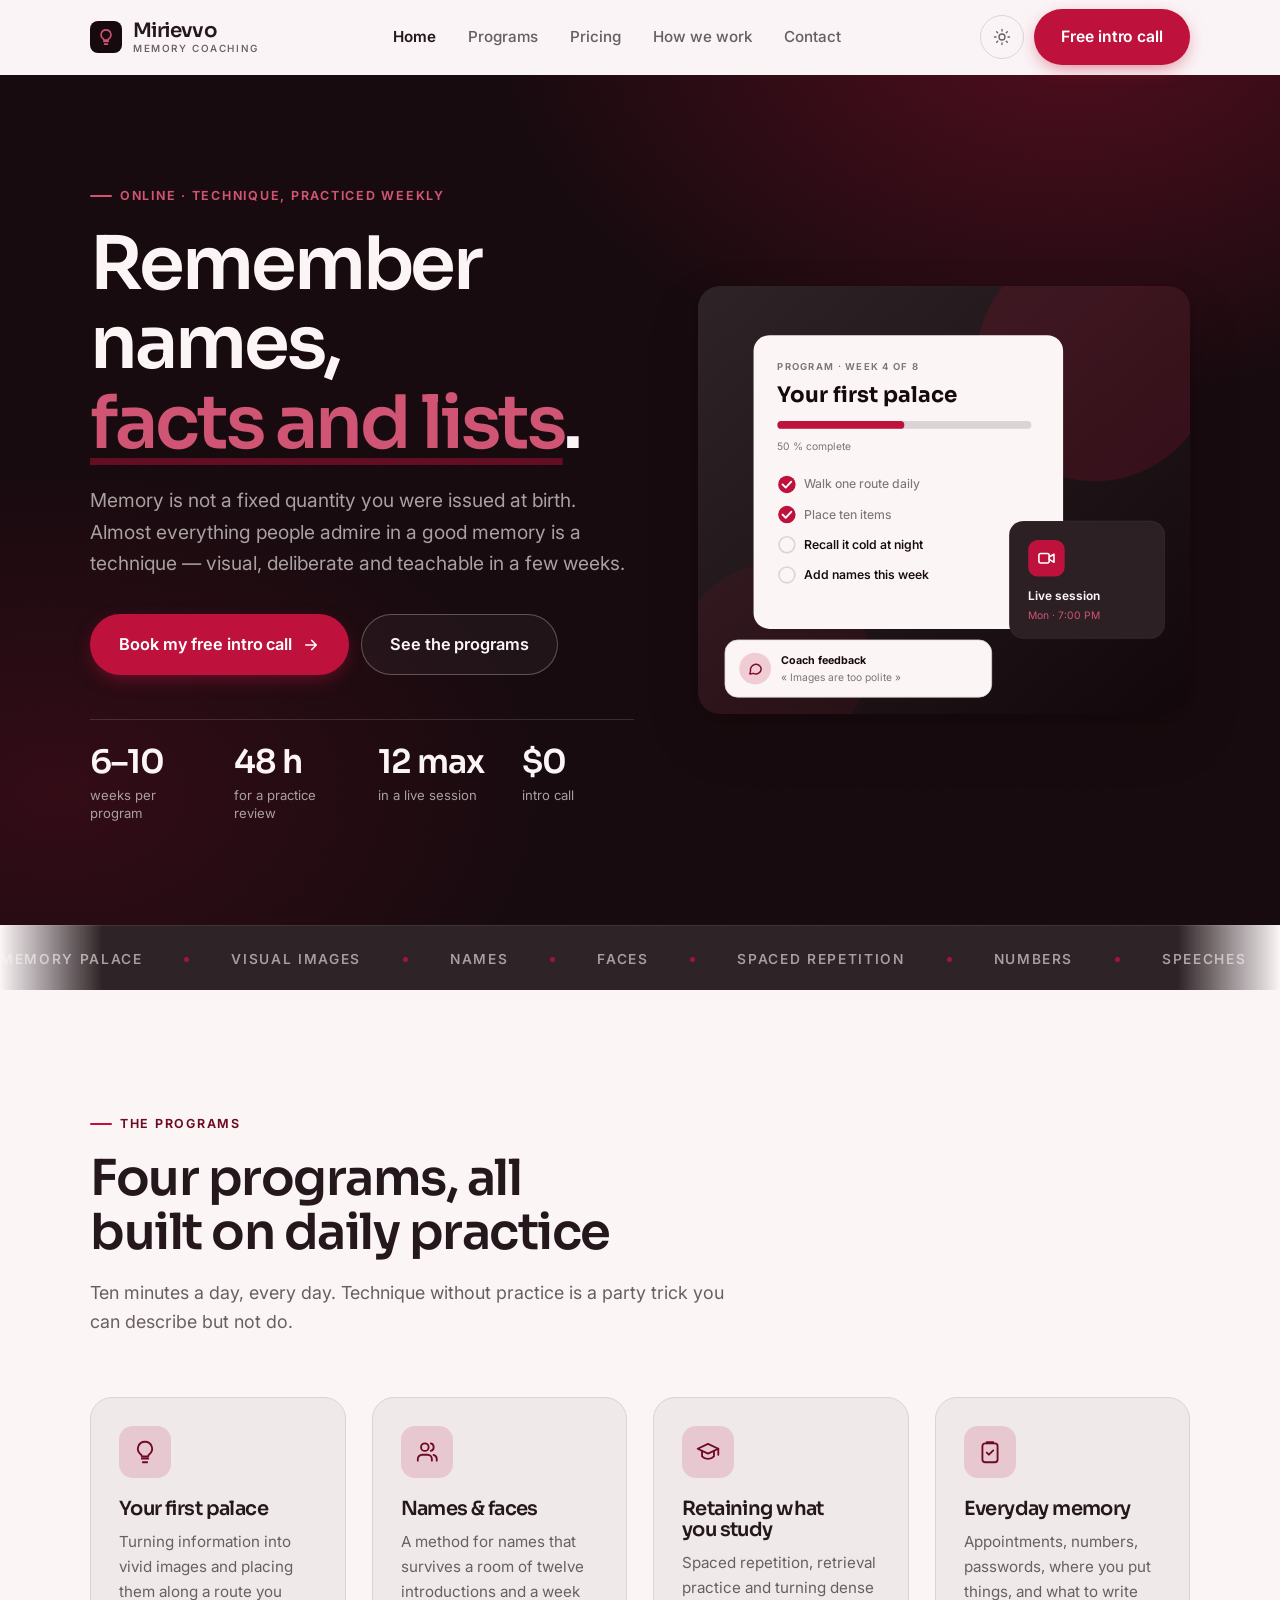
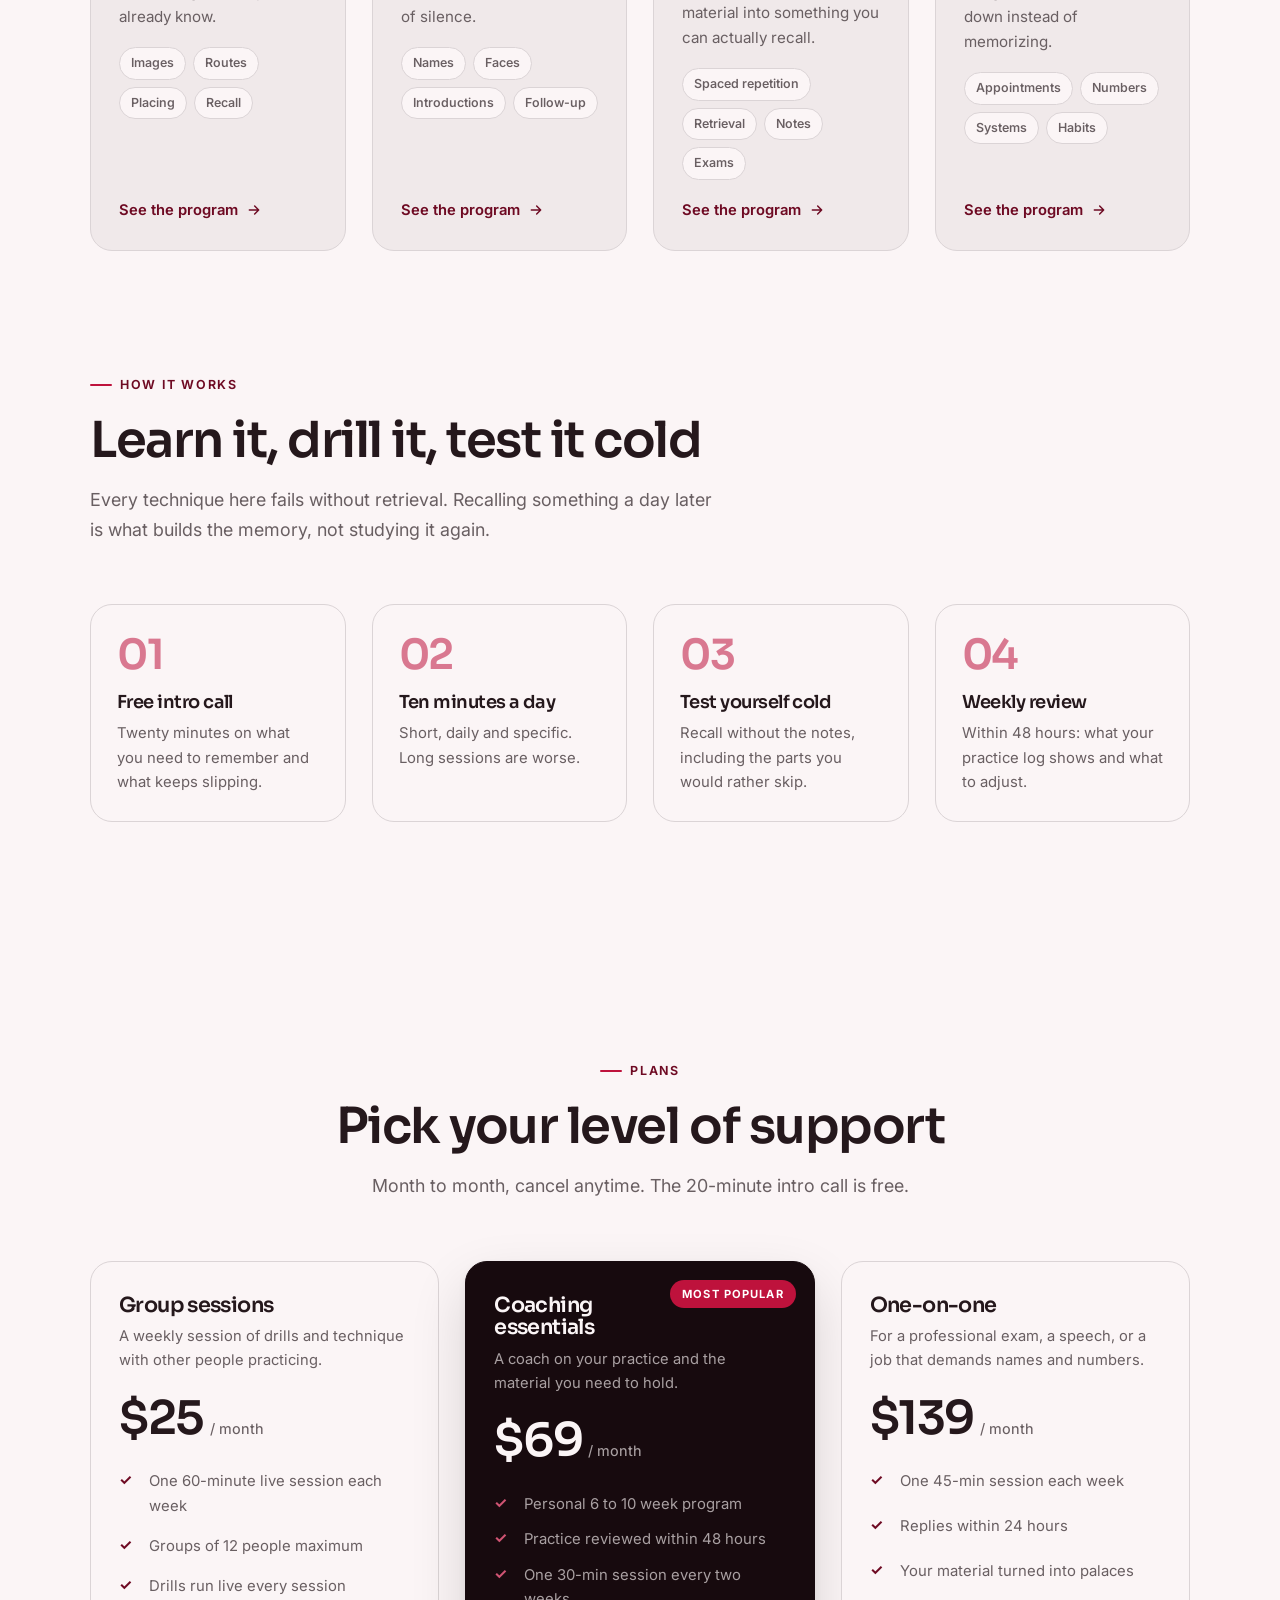
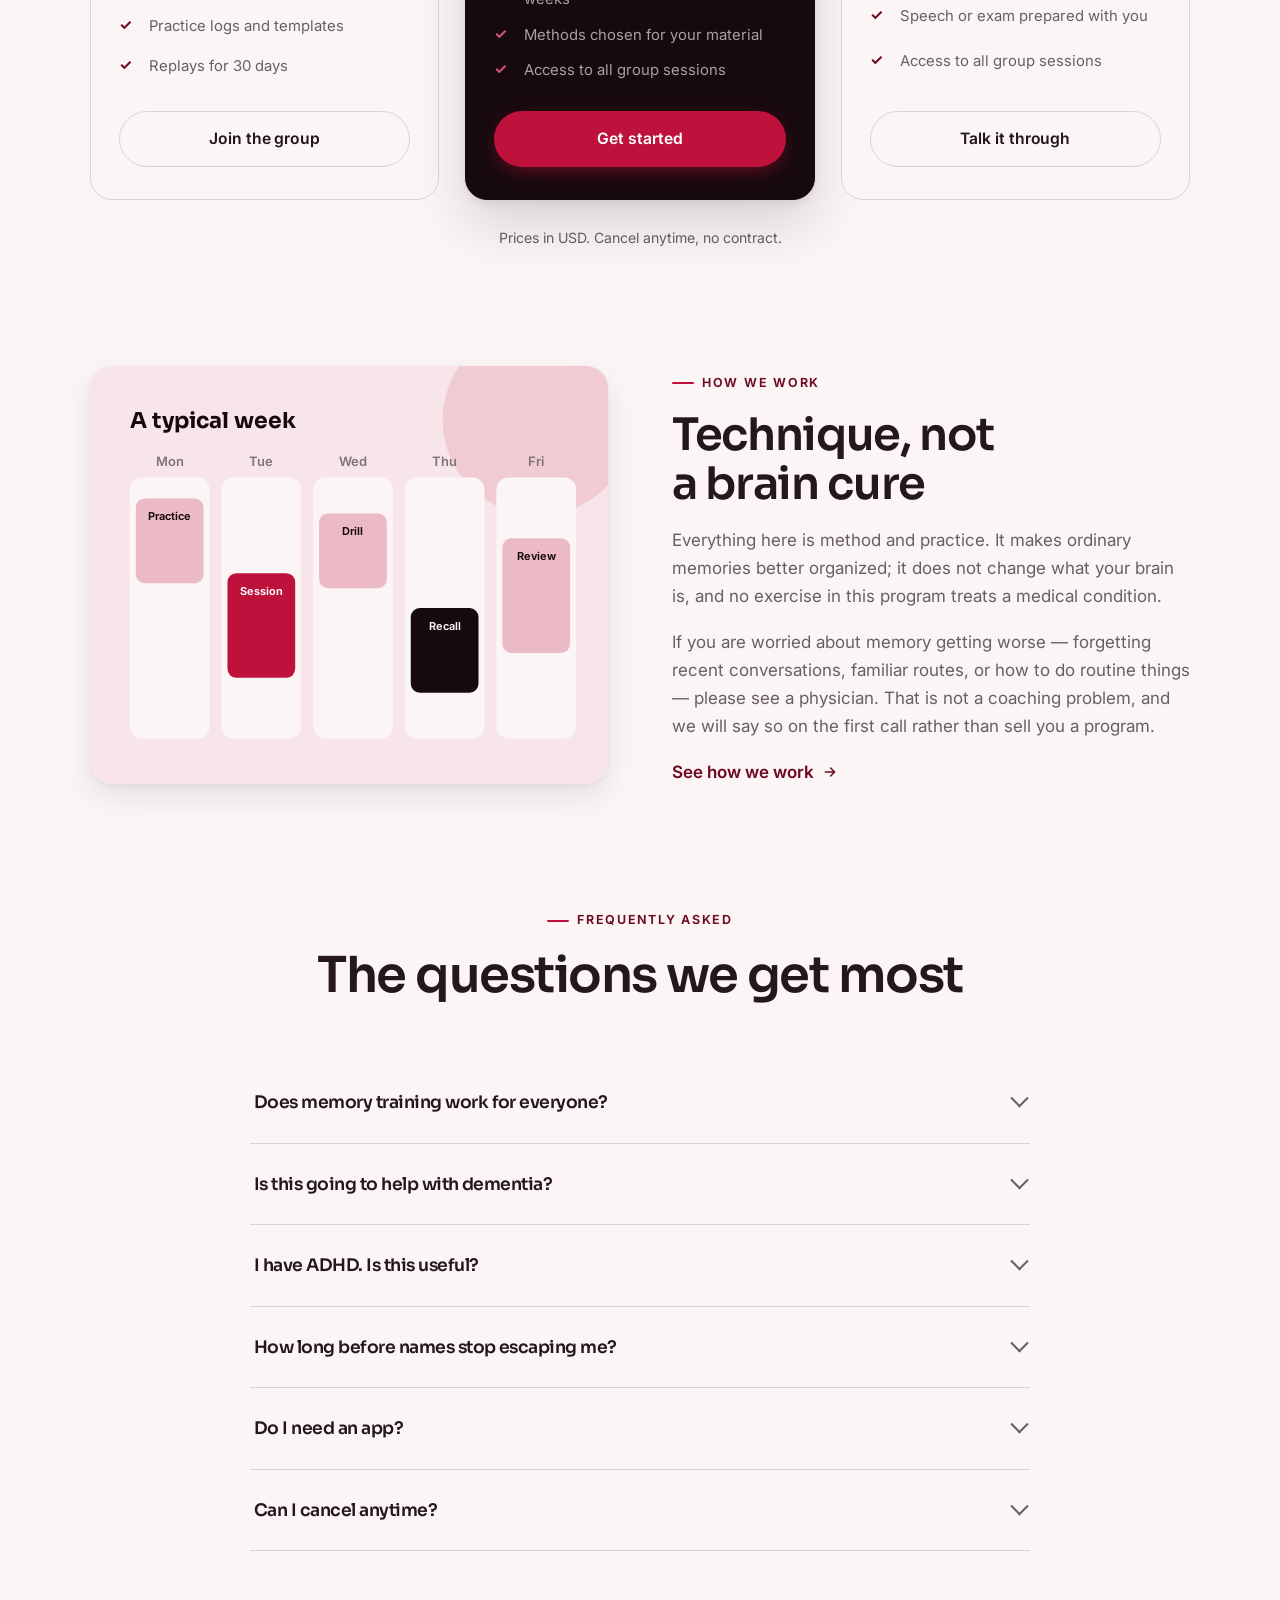
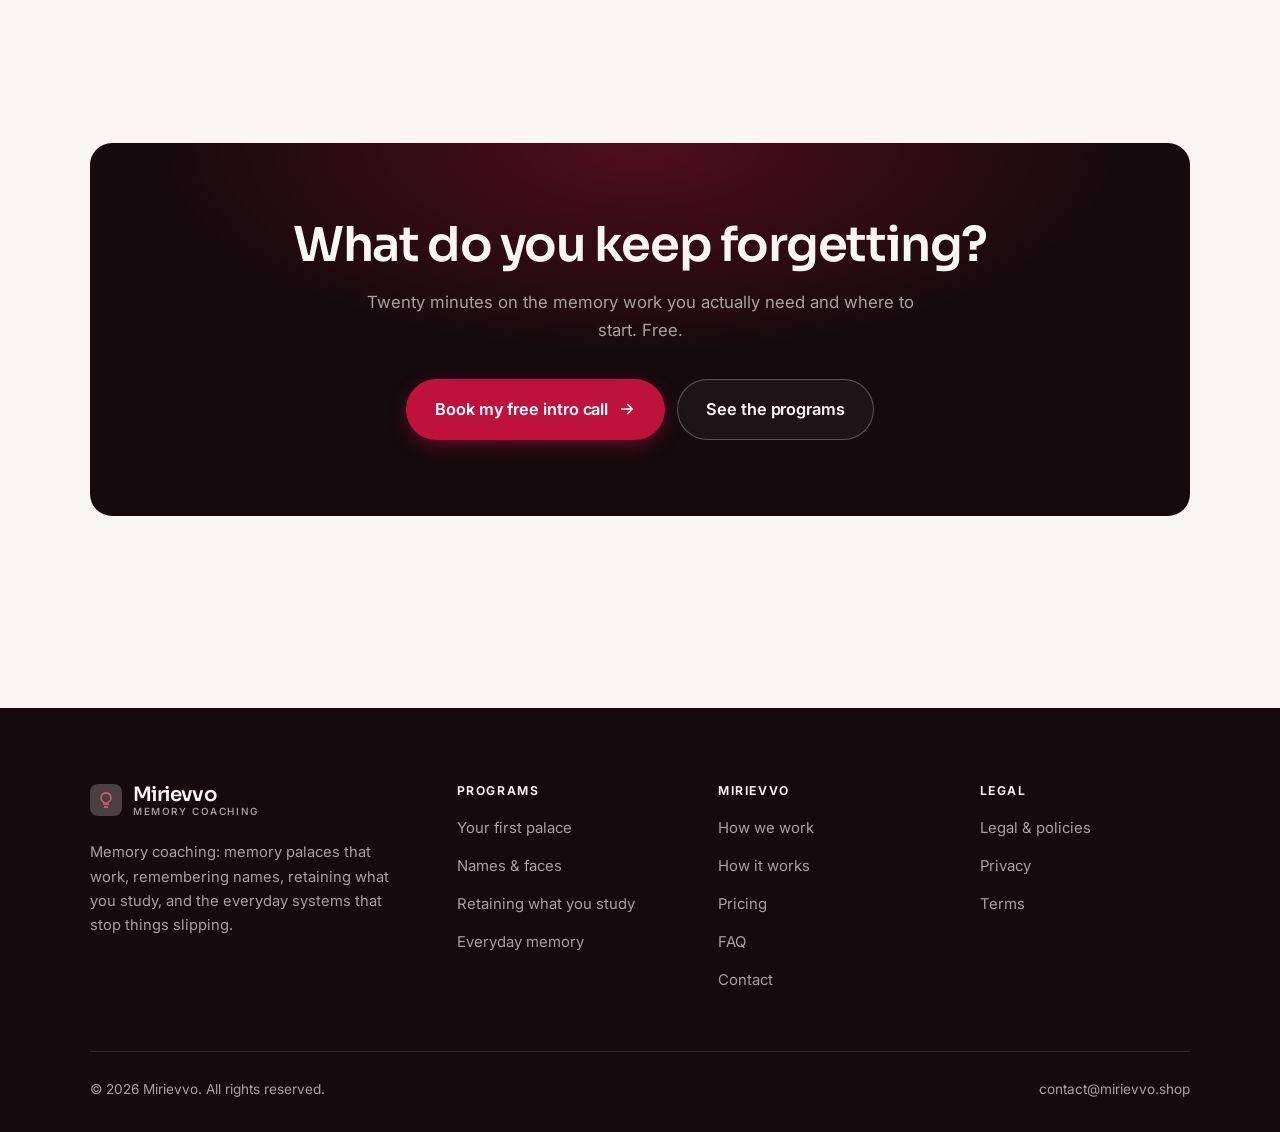
<file: index.html>
<!DOCTYPE html>
<html lang="en" class="no-js">
<head>
<meta charset="utf-8">
<meta name="viewport" content="width=device-width, initial-scale=1">
<title>Mirievvo — Memory coaching: remember names, facts and lists</title>
<meta name="description" content="Online memory coaching: memory palaces, names and faces, spaced repetition for study, and everyday systems. Practical technique, not a memory cure.">
<link rel="canonical" href="https://mirievvo.shop/">

<meta property="og:type" content="website">
<meta property="og:url" content="https://mirievvo.shop/">
<meta property="og:site_name" content="Mirievvo">
<meta property="og:locale" content="en_US">
<meta property="og:title" content="Mirievvo — Memory coaching: remember names, facts and lists">
<meta property="og:description" content="Online memory coaching: memory palaces, names and faces, spaced repetition for study, and everyday systems. Practical technique, not a memory cure.">
<meta name="theme-color" content="#170a0e">

<link rel="icon" href="assets/img/favicon.svg" type="image/svg+xml">
<link rel="preconnect" href="https://fonts.googleapis.com">
<link rel="preconnect" href="https://fonts.gstatic.com" crossorigin>
<link rel="stylesheet" href="https://fonts.googleapis.com/css2?family=Sora:wght@400..700&family=Inter:wght@400..700&display=swap">
<link rel="stylesheet" href="assets/css/style.css">

<!-- Thème appliqué avant le premier rendu (évite le flash) -->
<script>
document.documentElement.classList.remove('no-js');
(function(){try{var t=localStorage.getItem('site-theme');if(t){document.documentElement.setAttribute('data-theme',t);}}catch(e){}})();
</script>
<script type="application/ld+json">
{
  "@context": "https://schema.org",
  "@type": "Organization",
  "name": "Mirievvo",
  "url": "https://mirievvo.shop/",
  "email": "contact@mirievvo.shop",
  "description": "Online memory coaching: memory palaces, names and faces, spaced repetition for study, and everyday systems. Practical technique, not a memory cure.",
  "areaServed": "US",
  "knowsLanguage": "en"
}
</script>
</head>

<body>
<a class="skip-link" href="#main">Skip to main content</a>

<header class="site-header">
  <nav class="wrap nav" aria-label="Main navigation">
    <a class="brand" href="index.html">
      <svg class="brand__mark" viewBox="0 0 64 64" aria-hidden="true">
        <rect class="bm-bg" width="64" height="64" rx="16"/>
        <g class="bm-ic" transform="translate(14 14) scale(1.5)" fill="none" stroke-width="2.1" stroke-linecap="round" stroke-linejoin="round"><path d="M9 18h6M10 21.5h4M12 2.5a6.5 6.5 0 0 0-3.8 11.8c.5.4.8 1 .8 1.6V16h6v-.1c0-.6.3-1.2.8-1.6A6.5 6.5 0 0 0 12 2.5z"/></g>
      </svg>
      <span>Mirievvo<span class="brand__sub">Memory coaching</span></span>
    </a>

    <ul class="nav__links" id="nav-links">
      <li><a href="index.html" aria-current="page">Home</a></li>
      <li><a href="programs.html">Programs</a></li>
      <li><a href="index.html#pricing">Pricing</a></li>
      <li><a href="about.html">How we work</a></li>
      <li><a href="contact.html">Contact</a></li>
      <li><a class="btn btn--primary" href="contact.html">Free intro call</a></li>
    </ul>

    <div class="nav__cta">
      <button class="theme-toggle" type="button" aria-label="Switch to dark theme">
        <svg class="icon-sun" viewBox="0 0 24 24" fill="none" stroke="currentColor" stroke-width="1.8" stroke-linecap="round" aria-hidden="true"><circle cx="12" cy="12" r="4"/><path d="M12 2v2m0 16v2M2 12h2m16 0h2M4.9 4.9l1.4 1.4m11.4 11.4 1.4 1.4M19.1 4.9l-1.4 1.4M6.3 17.7l-1.4 1.4"/></svg>
        <svg class="icon-moon" viewBox="0 0 24 24" fill="none" stroke="currentColor" stroke-width="1.8" stroke-linecap="round" stroke-linejoin="round" aria-hidden="true"><path d="M21 12.8A9 9 0 1 1 11.2 3a7 7 0 0 0 9.8 9.8z"/></svg>
      </button>
      <a class="btn btn--primary" href="contact.html">Free intro call</a>
      <button class="nav__toggle" type="button" aria-expanded="false" aria-controls="nav-links" aria-label="Open menu">
        <svg class="icon-open" viewBox="0 0 24 24" fill="none" stroke="currentColor" stroke-width="2" stroke-linecap="round" aria-hidden="true"><path d="M3 6h18M3 12h18M3 18h18"/></svg>
        <svg class="icon-close" viewBox="0 0 24 24" fill="none" stroke="currentColor" stroke-width="2" stroke-linecap="round" aria-hidden="true"><path d="M6 6l12 12M18 6L6 18"/></svg>
      </button>
    </div>
  </nav>
</header>

<main id="main">

<section class="hero">
  <div class="wrap hero__inner">
    <div>
      <span class="eyebrow hero__eyebrow">Online · Technique, practiced weekly</span>
      <h1>Remember names,<br> <em>facts and lists</em>.</h1>
      <p class="hero__lede">Memory is not a fixed quantity you were issued at birth. Almost everything people admire in a good memory is a technique — visual, deliberate and teachable in a few weeks.</p>

      <div class="hero__actions">
        <a class="btn btn--primary btn--lg" href="contact.html">Book my free intro call <svg viewBox="0 0 24 24" fill="none" stroke="currentColor" stroke-width="2.2" stroke-linecap="round" stroke-linejoin="round" aria-hidden="true"><path d="M5 12h14M13 6l6 6-6 6"/></svg></a>
        <a class="btn btn--on-dark btn--lg" href="programs.html">See the programs</a>
      </div>

      <ul class="hero__proof">
        <li><span class="stat__num">6–10</span><span class="stat__label">weeks per program</span></li>
        <li><span class="stat__num">48 h</span><span class="stat__label">for a practice review</span></li>
        <li><span class="stat__num">12 max</span><span class="stat__label">in a live session</span></li>
        <li><span class="stat__num">$0</span><span class="stat__label">intro call</span></li>
      </ul>
    </div>

    <div class="hero__art">
      <svg viewBox="0 0 620 540" role="img" aria-label="A memory program in week 4 of 8, showing this week's practice, the next live session and coach feedback.">
        <defs>
          <linearGradient id="hbg" x1="0" y1="0" x2="1" y2="1">
            <stop offset="0" stop-color="#2e2326"/><stop offset="1" stop-color="#12080b"/>
          </linearGradient>
        </defs>
        <rect width="620" height="540" rx="22" fill="url(#hbg)"/>
        <circle cx="500" cy="96" r="150" fill="#be123c" opacity=".16"/>
        <circle cx="96" cy="470" r="120" fill="#be123c" opacity=".08"/>

        <g style="font-family: var(--font-body)">
          <!-- Carte programme -->
          <rect x="70" y="62" width="390" height="370" rx="20" fill="#fbf5f6"/>
          <text x="100" y="106" font-size="12" font-weight="650" letter-spacing="1.6" fill="#7e7476">PROGRAM · WEEK 4 OF 8</text>
          <text x="100" y="146" font-size="27" font-weight="700" fill="#170a0e" style="font-family: var(--font-display)">Your first palace</text>
          <rect x="100" y="170" width="320" height="10" rx="5" fill="#dbd4d6"/>
          <rect x="100" y="170" width="160" height="10" rx="5" fill="#be123c"/>
          <text x="100" y="206" font-size="13" fill="#7e7476">50 % complete</text>
          <circle cx="112" cy="250" r="11" fill="#be123c"/><path d="M106.5 250l4 4 7-7.5" fill="none" stroke="#ffffff" stroke-width="2.4" stroke-linecap="round" stroke-linejoin="round"/><text x="134" y="255" font-size="15.5" fill="#7e7476" font-weight="450">Walk one route daily</text>
          <circle cx="112" cy="288" r="11" fill="#be123c"/><path d="M106.5 288l4 4 7-7.5" fill="none" stroke="#ffffff" stroke-width="2.4" stroke-linecap="round" stroke-linejoin="round"/><text x="134" y="293" font-size="15.5" fill="#7e7476" font-weight="450">Place ten items</text>
          <circle cx="112" cy="326" r="10" fill="none" stroke="#dbd4d6" stroke-width="2"/><text x="134" y="331" font-size="15.5" fill="#170a0e" font-weight="560">Recall it cold at night</text>
          <circle cx="112" cy="364" r="10" fill="none" stroke="#dbd4d6" stroke-width="2"/><text x="134" y="369" font-size="15.5" fill="#170a0e" font-weight="560">Add names this week</text>

          <!-- Carte séance -->
          <rect x="392" y="296" width="196" height="148" rx="18" fill="#2c2024" stroke="#ffffff" stroke-opacity=".08"/>
          <rect x="416" y="320" width="46" height="46" rx="12" fill="#be123c"/>
          <g transform="translate(427 331)" fill="none" stroke="#ffffff" color="#ffffff" stroke-width="2" stroke-linecap="round" stroke-linejoin="round"><rect x="2.5" y="6" width="13" height="12" rx="2.5"/><path d="M15.5 10.5 21.5 7v10l-6-3.5z"/></g>
          <text x="416" y="396" font-size="15" font-weight="650" fill="#fbf5f6">Live session</text>
          <text x="416" y="420" font-size="13" fill="#d05473">Mon · 7:00 PM</text>

          <!-- Retour du coach -->
          <rect x="34" y="446" width="336" height="72" rx="16" fill="#fbf5f6" stroke="#dbd4d6"/>
          <circle cx="72" cy="482" r="20" fill="#f0ccd5"/>
          <g transform="translate(62 472) scale(.84)" fill="none" stroke="#7c0c27" stroke-width="2.2" stroke-linecap="round" stroke-linejoin="round"><path d="M21 12a8 8 0 0 1-11.6 7.1L4 20l1-4.6A8 8 0 1 1 21 12z"/></g>
          <text x="104" y="476" font-size="13.5" font-weight="700" fill="#170a0e">Coach feedback</text>
          <text x="104" y="498" font-size="13" fill="#7e7476">« Images are too polite »</text>
        </g>
      </svg>
    </div>
  </div>
</section>

<div class="marquee" aria-hidden="true">
  <div class="marquee__track"><span>Memory palace</span><span>Visual images</span><span>Names</span><span>Faces</span><span>Spaced repetition</span><span>Numbers</span><span>Speeches</span><span>Lists</span><span>Recall</span><span>Retrieval</span><span>Memory palace</span><span>Visual images</span><span>Names</span><span>Faces</span><span>Spaced repetition</span><span>Numbers</span><span>Speeches</span><span>Lists</span><span>Recall</span><span>Retrieval</span></div>
</div>

<section class="section wrap" id="programs">
  <div class="section-head reveal">
    <span class="eyebrow">The programs</span>
    <h2>Four programs, all built on daily practice</h2>
    <p>Ten minutes a day, every day. Technique without practice is a party trick you can describe but not do.</p>
  </div>
  <div class="grid grid--4 reveal-group">
    <a class="card" href="programs.html#palace">
      <div class="card__icon"><svg viewBox="0 0 24 24" fill="none" stroke="currentColor" stroke-width="1.7" stroke-linecap="round" stroke-linejoin="round" aria-hidden="true"><path d="M9 18h6M10 21.5h4M12 2.5a6.5 6.5 0 0 0-3.8 11.8c.5.4.8 1 .8 1.6V16h6v-.1c0-.6.3-1.2.8-1.6A6.5 6.5 0 0 0 12 2.5z"/></svg></div>
      <h3>Your first palace</h3>
      <p>Turning information into vivid images and placing them along a route you already know.</p>
      <ul class="tags"><li>Images</li><li>Routes</li><li>Placing</li><li>Recall</li></ul>
      <span class="arrow-link">See the program <svg viewBox="0 0 24 24" fill="none" stroke="currentColor" stroke-width="2.2" stroke-linecap="round" stroke-linejoin="round" aria-hidden="true"><path d="M5 12h14M13 6l6 6-6 6"/></svg></span>
    </a>
    <a class="card" href="programs.html#names">
      <div class="card__icon"><svg viewBox="0 0 24 24" fill="none" stroke="currentColor" stroke-width="1.7" stroke-linecap="round" stroke-linejoin="round" aria-hidden="true"><path d="M16.5 20v-1.5a4 4 0 0 0-4-4h-5a4 4 0 0 0-4 4V20"/><circle cx="10" cy="7.5" r="3.5"/><path d="M21 20v-1.5a4 4 0 0 0-3-3.9M15.5 4.1a3.5 3.5 0 0 1 0 6.8"/></svg></div>
      <h3>Names &amp; faces</h3>
      <p>A method for names that survives a room of twelve introductions and a week of silence.</p>
      <ul class="tags"><li>Names</li><li>Faces</li><li>Introductions</li><li>Follow-up</li></ul>
      <span class="arrow-link">See the program <svg viewBox="0 0 24 24" fill="none" stroke="currentColor" stroke-width="2.2" stroke-linecap="round" stroke-linejoin="round" aria-hidden="true"><path d="M5 12h14M13 6l6 6-6 6"/></svg></span>
    </a>
    <a class="card" href="programs.html#study">
      <div class="card__icon"><svg viewBox="0 0 24 24" fill="none" stroke="currentColor" stroke-width="1.7" stroke-linecap="round" stroke-linejoin="round" aria-hidden="true"><path d="M2.5 9 12 4.5 21.5 9 12 13.5z"/><path d="M6.5 11v5c1.5 1.6 3.4 2.4 5.5 2.4s4-.8 5.5-2.4v-5M21.5 9v5.5"/></svg></div>
      <h3>Retaining what you study</h3>
      <p>Spaced repetition, retrieval practice and turning dense material into something you can actually recall.</p>
      <ul class="tags"><li>Spaced repetition</li><li>Retrieval</li><li>Notes</li><li>Exams</li></ul>
      <span class="arrow-link">See the program <svg viewBox="0 0 24 24" fill="none" stroke="currentColor" stroke-width="2.2" stroke-linecap="round" stroke-linejoin="round" aria-hidden="true"><path d="M5 12h14M13 6l6 6-6 6"/></svg></span>
    </a>
    <a class="card" href="programs.html#daily">
      <div class="card__icon"><svg viewBox="0 0 24 24" fill="none" stroke="currentColor" stroke-width="1.7" stroke-linecap="round" stroke-linejoin="round" aria-hidden="true"><rect x="5" y="4" width="14" height="17.5" rx="2.5"/><path d="M9 4V3h6v1M9 12.5l2 2 4-4"/></svg></div>
      <h3>Everyday memory</h3>
      <p>Appointments, numbers, passwords, where you put things, and what to write down instead of memorizing.</p>
      <ul class="tags"><li>Appointments</li><li>Numbers</li><li>Systems</li><li>Habits</li></ul>
      <span class="arrow-link">See the program <svg viewBox="0 0 24 24" fill="none" stroke="currentColor" stroke-width="2.2" stroke-linecap="round" stroke-linejoin="round" aria-hidden="true"><path d="M5 12h14M13 6l6 6-6 6"/></svg></span>
    </a>
  </div>
</section>

<section class="section section--flush wrap" id="how-it-works">
  <div class="section-head reveal">
    <span class="eyebrow">How it works</span>
    <h2>Learn it, drill it, test it cold</h2>
    <p>Every technique here fails without retrieval. Recalling something a day later is what builds the memory, not studying it again.</p>
  </div>
  <div class="grid grid--4 steps reveal-group">
    <article class="step">
      <h3>Free intro call</h3>
      <p>Twenty minutes on what you need to remember and what keeps slipping.</p>
    </article>
    <article class="step">
      <h3>Ten minutes a day</h3>
      <p>Short, daily and specific. Long sessions are worse.</p>
    </article>
    <article class="step">
      <h3>Test yourself cold</h3>
      <p>Recall without the notes, including the parts you would rather skip.</p>
    </article>
    <article class="step">
      <h3>Weekly review</h3>
      <p>Within 48 hours: what your practice log shows and what to adjust.</p>
    </article>
  </div>
</section>

<section class="section wrap" id="pricing">
  <div class="section-head section-head--center reveal">
    <span class="eyebrow">Plans</span>
    <h2>Pick your level of support</h2>
    <p>Month to month, cancel anytime. The 20-minute intro call is free.</p>
  </div>
  <div class="grid grid--3 plans reveal-group">
    <article class="plan">
      
      <h3>Group sessions</h3>
      <p class="plan__desc">A weekly session of drills and technique with other people practicing.</p>
      <p class="plan__price">$25<span class="plan__period">/ month</span></p>
      <ul class="plan__features">
        <li>One 60-minute live session each week</li>
        <li>Groups of 12 people maximum</li>
        <li>Drills run live every session</li>
        <li>Practice logs and templates</li>
        <li>Replays for 30 days</li>
      </ul>
      <a class="btn btn--ghost btn--block" href="contact.html">Join the group</a>
    </article>
    <article class="plan plan--featured">
      <span class="plan__tag">Most popular</span>
      <h3>Coaching essentials</h3>
      <p class="plan__desc">A coach on your practice and the material you need to hold.</p>
      <p class="plan__price">$69<span class="plan__period">/ month</span></p>
      <ul class="plan__features">
        <li>Personal 6 to 10 week program</li>
        <li>Practice reviewed within 48 hours</li>
        <li>One 30-min session every two weeks</li>
        <li>Methods chosen for your material</li>
        <li>Access to all group sessions</li>
      </ul>
      <a class="btn btn--primary btn--block" href="contact.html">Get started</a>
    </article>
    <article class="plan">
      
      <h3>One-on-one</h3>
      <p class="plan__desc">For a professional exam, a speech, or a job that demands names and numbers.</p>
      <p class="plan__price">$139<span class="plan__period">/ month</span></p>
      <ul class="plan__features">
        <li>One 45-min session each week</li>
        <li>Replies within 24 hours</li>
        <li>Your material turned into palaces</li>
        <li>Speech or exam prepared with you</li>
        <li>Access to all group sessions</li>
      </ul>
      <a class="btn btn--ghost btn--block" href="contact.html">Talk it through</a>
    </article>
  </div>
  <p class="plans-note">Prices in USD. Cancel anytime, no contract.</p>
</section>

<section class="section section--flush wrap">
  <div class="split reveal">
    <div class="split__art">
      <svg viewBox="0 0 520 420" role="img" aria-label="Example of a typical week: Practice, Session, Drill, Recall, Review.">
        <rect width="520" height="420" rx="20" fill="#f7e5e9"/>
        <circle cx="450" cy="54" r="96" fill="#be123c" opacity=".12"/>
        <g style="font-family: var(--font-body)">
        <text x="40" y="62" font-size="22" font-weight="700" fill="#170a0e" style="font-family: var(--font-display)">A typical week</text>
        <text x="80" y="100" text-anchor="middle" font-size="13" font-weight="600" fill="#7e7476">Mon</text>
        <rect x="40" y="112" width="80" height="262" rx="12" fill="#fbf5f6"/>
        <rect x="46" y="133" width="68" height="85" rx="9" fill="#ebbac6"/>
        <text x="80" y="155" text-anchor="middle" font-size="11" font-weight="650" fill="#170a0e">Practice</text>
        <text x="172" y="100" text-anchor="middle" font-size="13" font-weight="600" fill="#7e7476">Tue</text>
        <rect x="132" y="112" width="80" height="262" rx="12" fill="#fbf5f6"/>
        <rect x="138" y="208" width="68" height="105" rx="9" fill="#be123c"/>
        <text x="172" y="230" text-anchor="middle" font-size="11" font-weight="650" fill="#ffffff">Session</text>
        <text x="264" y="100" text-anchor="middle" font-size="13" font-weight="600" fill="#7e7476">Wed</text>
        <rect x="224" y="112" width="80" height="262" rx="12" fill="#fbf5f6"/>
        <rect x="230" y="148" width="68" height="75" rx="9" fill="#ebbac6"/>
        <text x="264" y="170" text-anchor="middle" font-size="11" font-weight="650" fill="#170a0e">Drill</text>
        <text x="356" y="100" text-anchor="middle" font-size="13" font-weight="600" fill="#7e7476">Thu</text>
        <rect x="316" y="112" width="80" height="262" rx="12" fill="#fbf5f6"/>
        <rect x="322" y="243" width="68" height="85" rx="9" fill="#170a0e"/>
        <text x="356" y="265" text-anchor="middle" font-size="11" font-weight="650" fill="#fbf5f6">Recall</text>
        <text x="448" y="100" text-anchor="middle" font-size="13" font-weight="600" fill="#7e7476">Fri</text>
        <rect x="408" y="112" width="80" height="262" rx="12" fill="#fbf5f6"/>
        <rect x="414" y="173" width="68" height="115" rx="9" fill="#ebbac6"/>
        <text x="448" y="195" text-anchor="middle" font-size="11" font-weight="650" fill="#170a0e">Review</text>
        </g>
      </svg>
    </div>
    <div>
      <span class="eyebrow">How we work</span>
      <h2>Technique, not a brain cure</h2>
      <p>Everything here is method and practice. It makes ordinary memories better organized; it does not change what your brain is, and no exercise in this program treats a medical condition.</p>
      <p>If you are worried about memory getting worse — forgetting recent conversations, familiar routes, or how to do routine things — please see a physician. That is not a coaching problem, and we will say so on the first call rather than sell you a program.</p>
      <p><a class="arrow-link" href="about.html">See how we work <svg viewBox="0 0 24 24" fill="none" stroke="currentColor" stroke-width="2.2" stroke-linecap="round" stroke-linejoin="round" aria-hidden="true"><path d="M5 12h14M13 6l6 6-6 6"/></svg></a></p>
    </div>
  </div>
</section>

<section class="section section--flush wrap" id="faq">
  <div class="section-head section-head--center reveal">
    <span class="eyebrow">Frequently asked</span>
    <h2>The questions we get most</h2>
  </div>
  <div class="faq reveal">
    <details>
      <summary>Does memory training work for everyone?</summary>
      <p>The techniques are learnable by most adults, and the results depend heavily on daily practice. We won't promise a number of items or a score.</p>
    </details>
    <details>
      <summary>Is this going to help with dementia?</summary>
      <p>No. We provide no treatment for any condition. Concerns about memory decline belong with a physician, and we refer rather than coach.</p>
    </details>
    <details>
      <summary>I have ADHD. Is this useful?</summary>
      <p>Many people find the external systems and short daily drills helpful, but this is not treatment and we don't assess or manage ADHD. Keep your clinical care where it is.</p>
    </details>
    <details>
      <summary>How long before names stop escaping me?</summary>
      <p>The method is simple and the attention habit takes a few weeks of real use. Most people notice a difference within a month of daily practice.</p>
    </details>
    <details>
      <summary>Do I need an app?</summary>
      <p>Not for the visual methods. For spaced repetition a simple app helps, and we'll set one up with you without selling anything.</p>
    </details>
    <details>
      <summary>Can I cancel anytime?</summary>
      <p>Yes. No contract, no minimum term. Access stays open until the end of the month you already paid for.</p>
    </details>
  </div>
</section>

<section class="wrap section--tight">
  <div class="cta-band reveal">
    <h2>What do you keep forgetting?</h2>
    <p>Twenty minutes on the memory work you actually need and where to start. Free.</p>
    <div class="hero__actions">
      <a class="btn btn--primary btn--lg" href="contact.html">Book my free intro call <svg viewBox="0 0 24 24" fill="none" stroke="currentColor" stroke-width="2.2" stroke-linecap="round" stroke-linejoin="round" aria-hidden="true"><path d="M5 12h14M13 6l6 6-6 6"/></svg></a>
      <a class="btn btn--on-dark btn--lg" href="programs.html">See the programs</a>
    </div>
  </div>
</section>

</main>

<footer class="site-footer">
  <div class="wrap">
    <div class="footer__grid">
      <div class="footer__brand">
        <a class="brand" href="index.html">
          <svg class="brand__mark" viewBox="0 0 64 64" aria-hidden="true">
        <rect class="bm-bg" width="64" height="64" rx="16"/>
        <g class="bm-ic" transform="translate(14 14) scale(1.5)" fill="none" stroke-width="2.1" stroke-linecap="round" stroke-linejoin="round"><path d="M9 18h6M10 21.5h4M12 2.5a6.5 6.5 0 0 0-3.8 11.8c.5.4.8 1 .8 1.6V16h6v-.1c0-.6.3-1.2.8-1.6A6.5 6.5 0 0 0 12 2.5z"/></g>
      </svg>
          <span>Mirievvo<span class="brand__sub">Memory coaching</span></span>
        </a>
        <p>Memory coaching: memory palaces that work, remembering names, retaining what you study, and the everyday systems that stop things slipping.</p>
      </div>

      <div class="footer__col">
        <h4>Programs</h4>
        <ul>
          <li><a href="programs.html#palace">Your first palace</a></li>
          <li><a href="programs.html#names">Names &amp; faces</a></li>
          <li><a href="programs.html#study">Retaining what you study</a></li>
          <li><a href="programs.html#daily">Everyday memory</a></li>
        </ul>
      </div>

      <div class="footer__col">
        <h4>Mirievvo</h4>
        <ul>
          <li><a href="about.html">How we work</a></li>
          <li><a href="index.html#how-it-works">How it works</a></li>
          <li><a href="index.html#pricing">Pricing</a></li>
          <li><a href="index.html#faq">FAQ</a></li>
          <li><a href="contact.html">Contact</a></li>
        </ul>
      </div>

      <div class="footer__col">
        <h4>Legal</h4>
        <ul>
          <li><a href="legal.html">Legal &amp; policies</a></li>
          <li><a href="legal.html#privacy">Privacy</a></li>
          <li><a href="legal.html#terms">Terms</a></li>
        </ul>
      </div>
    </div>

    <div class="footer__bottom">
      <p>© <span data-year>2026</span> Mirievvo. All rights reserved.</p>
      <p><a href="mailto:contact@mirievvo.shop">contact@mirievvo.shop</a></p>
    </div>
  </div>
</footer>

<script src="assets/js/main.js" defer></script>
</body>
</html>
</file>
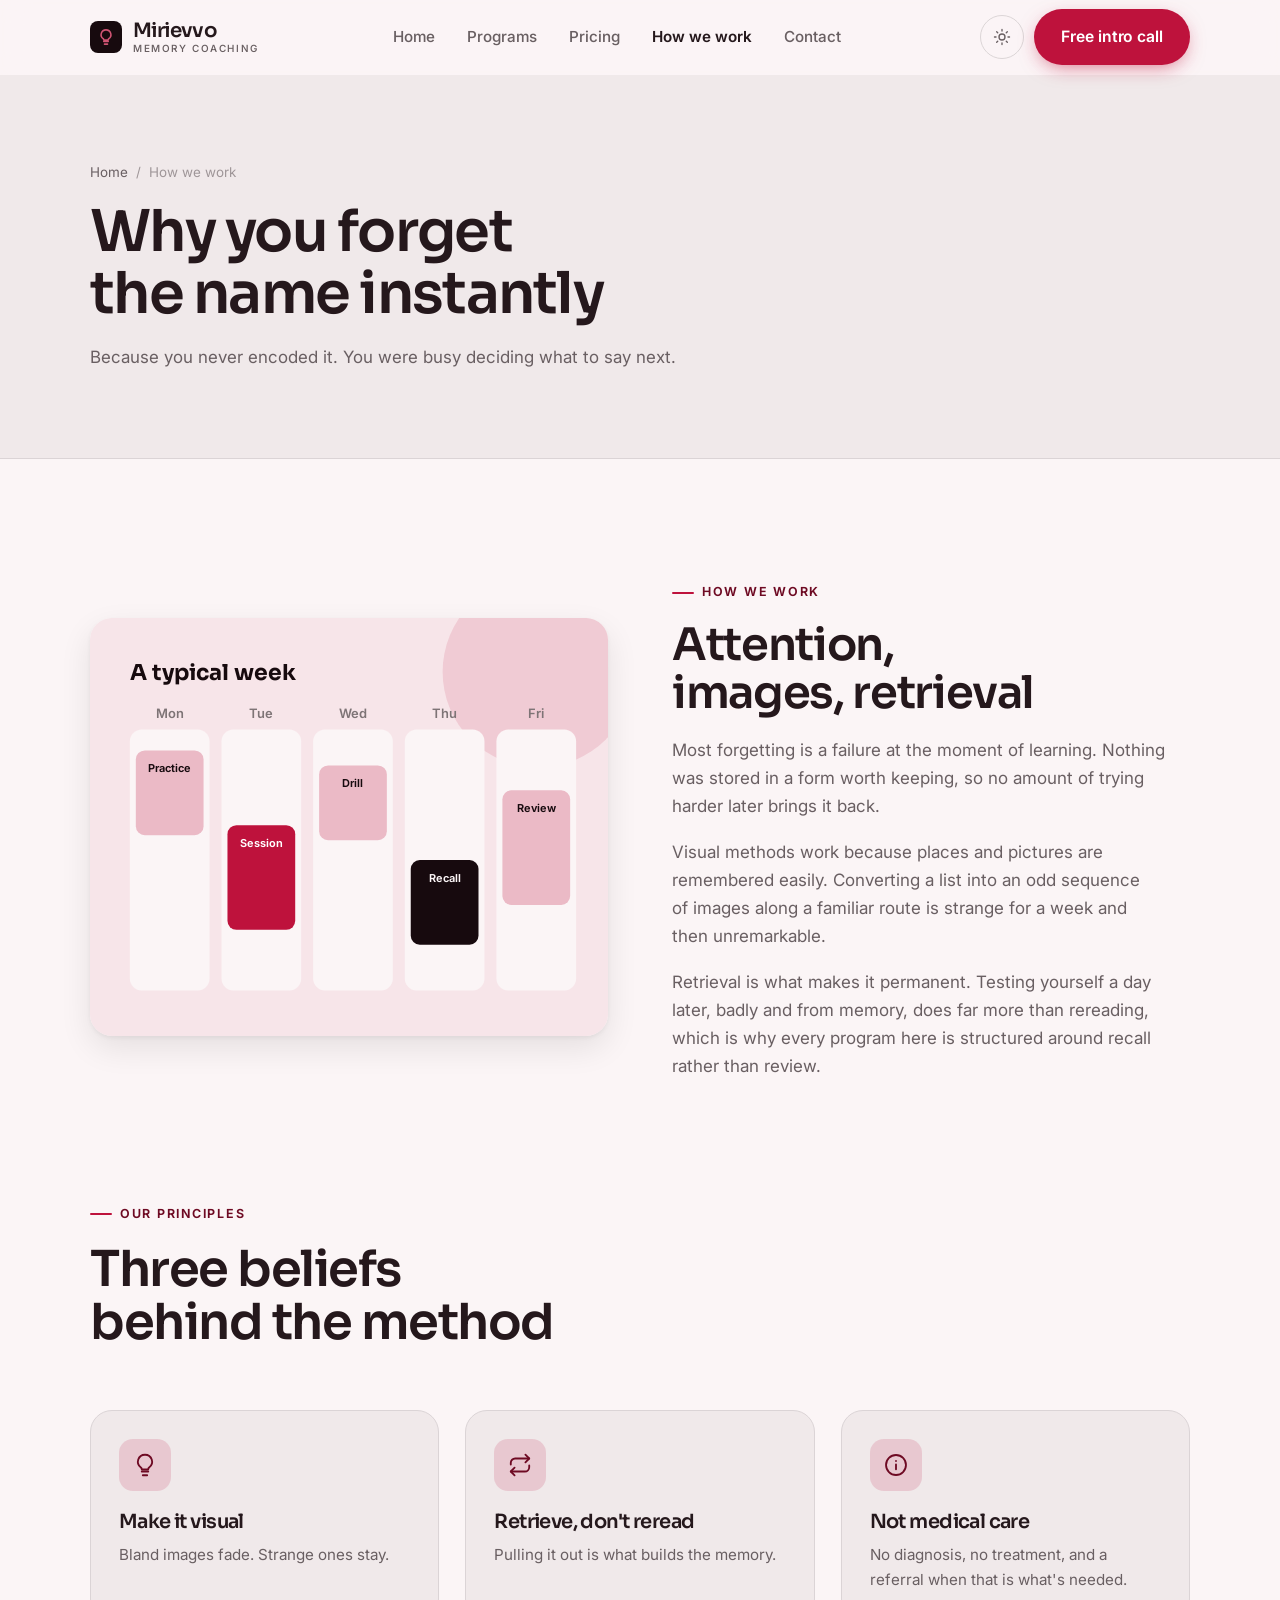
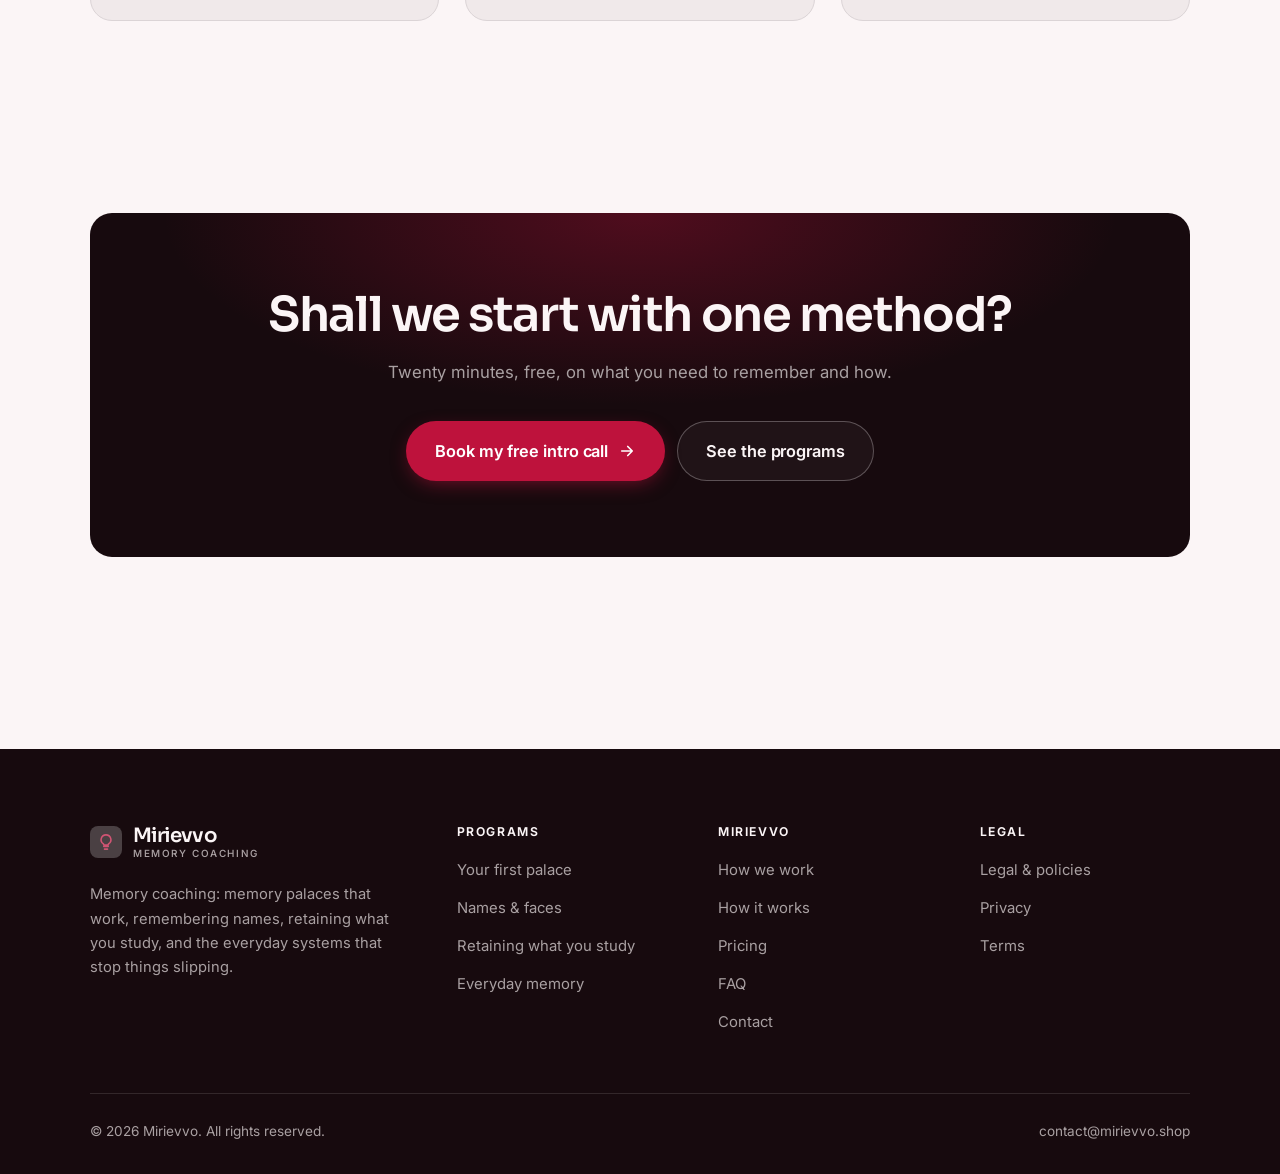
<file: about.html>
<!DOCTYPE html>
<html lang="en" class="no-js">
<head>
<meta charset="utf-8">
<meta name="viewport" content="width=device-width, initial-scale=1">
<title>How we work — Mirievvo</title>
<meta name="description" content="How memory technique works, why practice decides everything, and where Mirievvo stops.">
<link rel="canonical" href="https://mirievvo.shop/about.html">

<meta property="og:type" content="website">
<meta property="og:url" content="https://mirievvo.shop/about.html">
<meta property="og:site_name" content="Mirievvo">
<meta property="og:locale" content="en_US">
<meta property="og:title" content="How we work — Mirievvo">
<meta property="og:description" content="How memory technique works, why practice decides everything, and where Mirievvo stops.">
<meta name="theme-color" content="#170a0e">

<link rel="icon" href="assets/img/favicon.svg" type="image/svg+xml">
<link rel="preconnect" href="https://fonts.googleapis.com">
<link rel="preconnect" href="https://fonts.gstatic.com" crossorigin>
<link rel="stylesheet" href="https://fonts.googleapis.com/css2?family=Sora:wght@400..700&family=Inter:wght@400..700&display=swap">
<link rel="stylesheet" href="assets/css/style.css">

<!-- Thème appliqué avant le premier rendu (évite le flash) -->
<script>
document.documentElement.classList.remove('no-js');
(function(){try{var t=localStorage.getItem('site-theme');if(t){document.documentElement.setAttribute('data-theme',t);}}catch(e){}})();
</script>
</head>

<body>
<a class="skip-link" href="#main">Skip to main content</a>

<header class="site-header">
  <nav class="wrap nav" aria-label="Main navigation">
    <a class="brand" href="index.html">
      <svg class="brand__mark" viewBox="0 0 64 64" aria-hidden="true">
        <rect class="bm-bg" width="64" height="64" rx="16"/>
        <g class="bm-ic" transform="translate(14 14) scale(1.5)" fill="none" stroke-width="2.1" stroke-linecap="round" stroke-linejoin="round"><path d="M9 18h6M10 21.5h4M12 2.5a6.5 6.5 0 0 0-3.8 11.8c.5.4.8 1 .8 1.6V16h6v-.1c0-.6.3-1.2.8-1.6A6.5 6.5 0 0 0 12 2.5z"/></g>
      </svg>
      <span>Mirievvo<span class="brand__sub">Memory coaching</span></span>
    </a>

    <ul class="nav__links" id="nav-links">
      <li><a href="index.html">Home</a></li>
      <li><a href="programs.html">Programs</a></li>
      <li><a href="index.html#pricing">Pricing</a></li>
      <li><a href="about.html" aria-current="page">How we work</a></li>
      <li><a href="contact.html">Contact</a></li>
      <li><a class="btn btn--primary" href="contact.html">Free intro call</a></li>
    </ul>

    <div class="nav__cta">
      <button class="theme-toggle" type="button" aria-label="Switch to dark theme">
        <svg class="icon-sun" viewBox="0 0 24 24" fill="none" stroke="currentColor" stroke-width="1.8" stroke-linecap="round" aria-hidden="true"><circle cx="12" cy="12" r="4"/><path d="M12 2v2m0 16v2M2 12h2m16 0h2M4.9 4.9l1.4 1.4m11.4 11.4 1.4 1.4M19.1 4.9l-1.4 1.4M6.3 17.7l-1.4 1.4"/></svg>
        <svg class="icon-moon" viewBox="0 0 24 24" fill="none" stroke="currentColor" stroke-width="1.8" stroke-linecap="round" stroke-linejoin="round" aria-hidden="true"><path d="M21 12.8A9 9 0 1 1 11.2 3a7 7 0 0 0 9.8 9.8z"/></svg>
      </button>
      <a class="btn btn--primary" href="contact.html">Free intro call</a>
      <button class="nav__toggle" type="button" aria-expanded="false" aria-controls="nav-links" aria-label="Open menu">
        <svg class="icon-open" viewBox="0 0 24 24" fill="none" stroke="currentColor" stroke-width="2" stroke-linecap="round" aria-hidden="true"><path d="M3 6h18M3 12h18M3 18h18"/></svg>
        <svg class="icon-close" viewBox="0 0 24 24" fill="none" stroke="currentColor" stroke-width="2" stroke-linecap="round" aria-hidden="true"><path d="M6 6l12 12M18 6L6 18"/></svg>
      </button>
    </div>
  </nav>
</header>

<main id="main">

<section class="page-head">
  <div class="wrap">
    <nav class="breadcrumb" aria-label="Breadcrumb">
      <a href="index.html">Home</a><span>/</span><span aria-current="page">How we work</span>
    </nav>
    <h1>Why you forget the name instantly</h1>
    <p>Because you never encoded it. You were busy deciding what to say next.</p>
  </div>
</section>

<section class="section wrap">
  <div class="split reveal">
    <div class="split__art">
      <svg viewBox="0 0 520 420" role="img" aria-label="Example of a typical week: Practice, Session, Drill, Recall, Review.">
        <rect width="520" height="420" rx="20" fill="#f7e5e9"/>
        <circle cx="450" cy="54" r="96" fill="#be123c" opacity=".12"/>
        <g style="font-family: var(--font-body)">
        <text x="40" y="62" font-size="22" font-weight="700" fill="#170a0e" style="font-family: var(--font-display)">A typical week</text>
        <text x="80" y="100" text-anchor="middle" font-size="13" font-weight="600" fill="#7e7476">Mon</text>
        <rect x="40" y="112" width="80" height="262" rx="12" fill="#fbf5f6"/>
        <rect x="46" y="133" width="68" height="85" rx="9" fill="#ebbac6"/>
        <text x="80" y="155" text-anchor="middle" font-size="11" font-weight="650" fill="#170a0e">Practice</text>
        <text x="172" y="100" text-anchor="middle" font-size="13" font-weight="600" fill="#7e7476">Tue</text>
        <rect x="132" y="112" width="80" height="262" rx="12" fill="#fbf5f6"/>
        <rect x="138" y="208" width="68" height="105" rx="9" fill="#be123c"/>
        <text x="172" y="230" text-anchor="middle" font-size="11" font-weight="650" fill="#ffffff">Session</text>
        <text x="264" y="100" text-anchor="middle" font-size="13" font-weight="600" fill="#7e7476">Wed</text>
        <rect x="224" y="112" width="80" height="262" rx="12" fill="#fbf5f6"/>
        <rect x="230" y="148" width="68" height="75" rx="9" fill="#ebbac6"/>
        <text x="264" y="170" text-anchor="middle" font-size="11" font-weight="650" fill="#170a0e">Drill</text>
        <text x="356" y="100" text-anchor="middle" font-size="13" font-weight="600" fill="#7e7476">Thu</text>
        <rect x="316" y="112" width="80" height="262" rx="12" fill="#fbf5f6"/>
        <rect x="322" y="243" width="68" height="85" rx="9" fill="#170a0e"/>
        <text x="356" y="265" text-anchor="middle" font-size="11" font-weight="650" fill="#fbf5f6">Recall</text>
        <text x="448" y="100" text-anchor="middle" font-size="13" font-weight="600" fill="#7e7476">Fri</text>
        <rect x="408" y="112" width="80" height="262" rx="12" fill="#fbf5f6"/>
        <rect x="414" y="173" width="68" height="115" rx="9" fill="#ebbac6"/>
        <text x="448" y="195" text-anchor="middle" font-size="11" font-weight="650" fill="#170a0e">Review</text>
        </g>
      </svg>
    </div>
    <div>
      <span class="eyebrow">How we work</span>
      <h2>Attention, images, retrieval</h2>
      <p>Most forgetting is a failure at the moment of learning. Nothing was stored in a form worth keeping, so no amount of trying harder later brings it back.</p>
      <p>Visual methods work because places and pictures are remembered easily. Converting a list into an odd sequence of images along a familiar route is strange for a week and then unremarkable.</p>
      <p>Retrieval is what makes it permanent. Testing yourself a day later, badly and from memory, does far more than rereading, which is why every program here is structured around recall rather than review.</p>
      <!--
        TO DO: add a short introduction of the coach (name, real background),
        with a photo if possible. Do not invent credentials — see README.md.
      -->
    </div>
  </div>
</section>

<section class="section section--flush wrap">
  <div class="section-head reveal">
    <span class="eyebrow">Our principles</span>
    <h2>Three beliefs behind the method</h2>
  </div>
  <div class="grid grid--3 reveal-group">
    <article class="card">
      <div class="card__icon"><svg viewBox="0 0 24 24" fill="none" stroke="currentColor" stroke-width="1.7" stroke-linecap="round" stroke-linejoin="round" aria-hidden="true"><path d="M9 18h6M10 21.5h4M12 2.5a6.5 6.5 0 0 0-3.8 11.8c.5.4.8 1 .8 1.6V16h6v-.1c0-.6.3-1.2.8-1.6A6.5 6.5 0 0 0 12 2.5z"/></svg></div>
      <h3>Make it visual</h3>
      <p>Bland images fade. Strange ones stay.</p>
    </article>
    <article class="card">
      <div class="card__icon"><svg viewBox="0 0 24 24" fill="none" stroke="currentColor" stroke-width="1.7" stroke-linecap="round" stroke-linejoin="round" aria-hidden="true"><path d="M17 2.5l3.5 3.5L17 9.5"/><path d="M3.5 11.5V10A4 4 0 0 1 7.5 6h13M7 21.5 3.5 18 7 14.5"/><path d="M20.5 12.5V14a4 4 0 0 1-4 4h-13"/></svg></div>
      <h3>Retrieve, don't reread</h3>
      <p>Pulling it out is what builds the memory.</p>
    </article>
    <article class="card">
      <div class="card__icon"><svg viewBox="0 0 24 24" fill="none" stroke="currentColor" stroke-width="1.7" stroke-linecap="round" stroke-linejoin="round" aria-hidden="true"><circle cx="12" cy="12" r="9.2"/><path d="M12 16v-4.5M12 8.2v.1"/></svg></div>
      <h3>Not medical care</h3>
      <p>No diagnosis, no treatment, and a referral when that is what's needed.</p>
    </article>
  </div>
</section>

<section class="wrap section--tight">
  <div class="cta-band reveal">
    <h2>Shall we start with one method?</h2>
    <p>Twenty minutes, free, on what you need to remember and how.</p>
    <div class="hero__actions">
      <a class="btn btn--primary btn--lg" href="contact.html">Book my free intro call <svg viewBox="0 0 24 24" fill="none" stroke="currentColor" stroke-width="2.2" stroke-linecap="round" stroke-linejoin="round" aria-hidden="true"><path d="M5 12h14M13 6l6 6-6 6"/></svg></a>
      <a class="btn btn--on-dark btn--lg" href="programs.html">See the programs</a>
    </div>
  </div>
</section>

</main>

<footer class="site-footer">
  <div class="wrap">
    <div class="footer__grid">
      <div class="footer__brand">
        <a class="brand" href="index.html">
          <svg class="brand__mark" viewBox="0 0 64 64" aria-hidden="true">
        <rect class="bm-bg" width="64" height="64" rx="16"/>
        <g class="bm-ic" transform="translate(14 14) scale(1.5)" fill="none" stroke-width="2.1" stroke-linecap="round" stroke-linejoin="round"><path d="M9 18h6M10 21.5h4M12 2.5a6.5 6.5 0 0 0-3.8 11.8c.5.4.8 1 .8 1.6V16h6v-.1c0-.6.3-1.2.8-1.6A6.5 6.5 0 0 0 12 2.5z"/></g>
      </svg>
          <span>Mirievvo<span class="brand__sub">Memory coaching</span></span>
        </a>
        <p>Memory coaching: memory palaces that work, remembering names, retaining what you study, and the everyday systems that stop things slipping.</p>
      </div>

      <div class="footer__col">
        <h4>Programs</h4>
        <ul>
          <li><a href="programs.html#palace">Your first palace</a></li>
          <li><a href="programs.html#names">Names &amp; faces</a></li>
          <li><a href="programs.html#study">Retaining what you study</a></li>
          <li><a href="programs.html#daily">Everyday memory</a></li>
        </ul>
      </div>

      <div class="footer__col">
        <h4>Mirievvo</h4>
        <ul>
          <li><a href="about.html">How we work</a></li>
          <li><a href="index.html#how-it-works">How it works</a></li>
          <li><a href="index.html#pricing">Pricing</a></li>
          <li><a href="index.html#faq">FAQ</a></li>
          <li><a href="contact.html">Contact</a></li>
        </ul>
      </div>

      <div class="footer__col">
        <h4>Legal</h4>
        <ul>
          <li><a href="legal.html">Legal &amp; policies</a></li>
          <li><a href="legal.html#privacy">Privacy</a></li>
          <li><a href="legal.html#terms">Terms</a></li>
        </ul>
      </div>
    </div>

    <div class="footer__bottom">
      <p>© <span data-year>2026</span> Mirievvo. All rights reserved.</p>
      <p><a href="mailto:contact@mirievvo.shop">contact@mirievvo.shop</a></p>
    </div>
  </div>
</footer>

<script src="assets/js/main.js" defer></script>
</body>
</html>
</file>
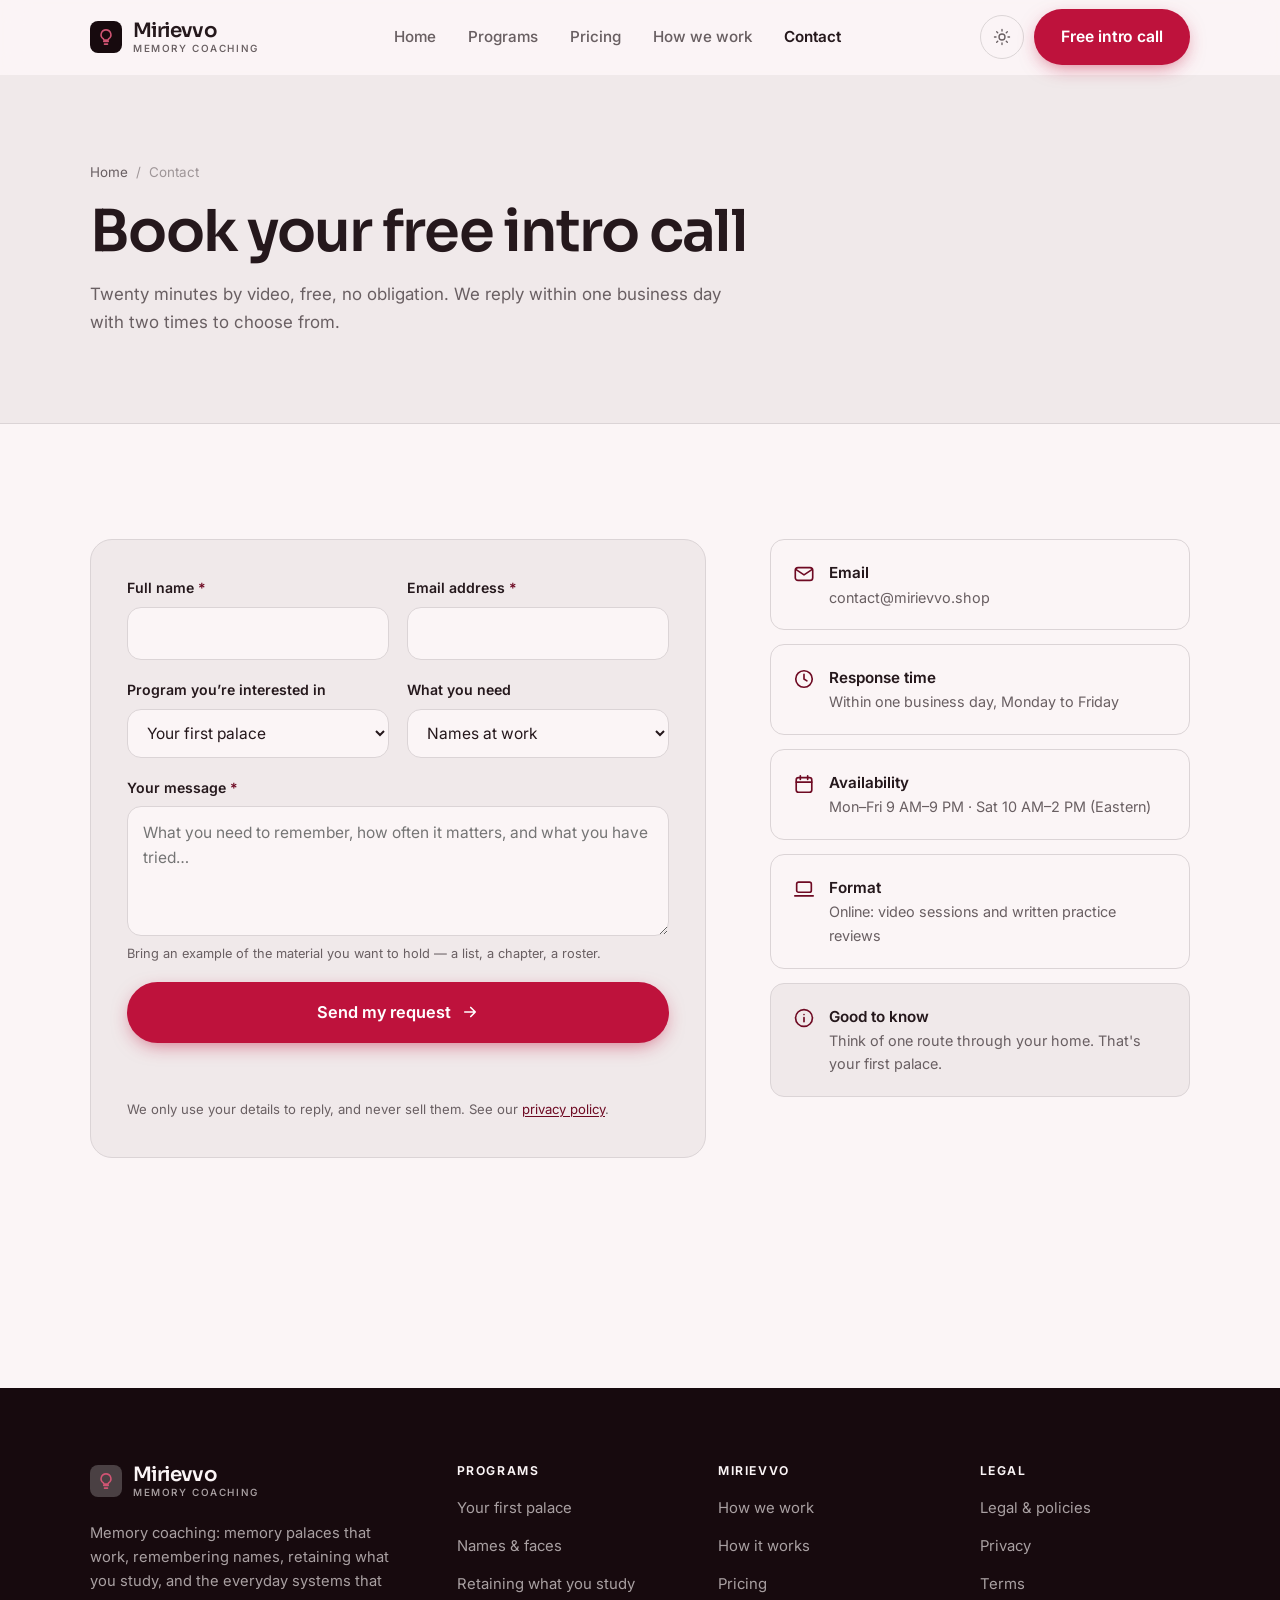
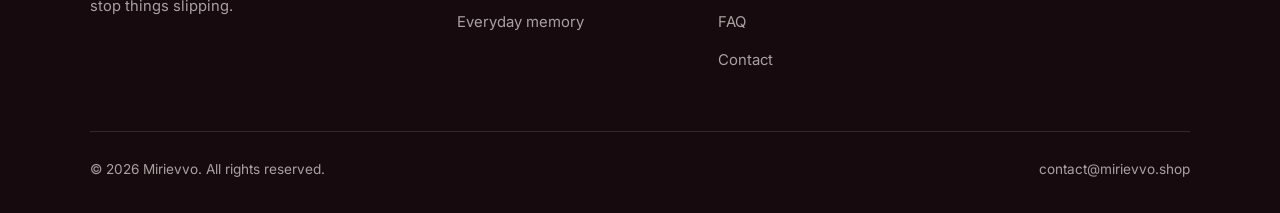
<file: contact.html>
<!DOCTYPE html>
<html lang="en" class="no-js">
<head>
<meta charset="utf-8">
<meta name="viewport" content="width=device-width, initial-scale=1">
<title>Contact — Mirievvo</title>
<meta name="description" content="Book your free 20-minute intro call. We reply within one business day.">
<link rel="canonical" href="https://mirievvo.shop/contact.html">

<meta property="og:type" content="website">
<meta property="og:url" content="https://mirievvo.shop/contact.html">
<meta property="og:site_name" content="Mirievvo">
<meta property="og:locale" content="en_US">
<meta property="og:title" content="Contact — Mirievvo">
<meta property="og:description" content="Book your free 20-minute intro call. We reply within one business day.">
<meta name="theme-color" content="#170a0e">

<link rel="icon" href="assets/img/favicon.svg" type="image/svg+xml">
<link rel="preconnect" href="https://fonts.googleapis.com">
<link rel="preconnect" href="https://fonts.gstatic.com" crossorigin>
<link rel="stylesheet" href="https://fonts.googleapis.com/css2?family=Sora:wght@400..700&family=Inter:wght@400..700&display=swap">
<link rel="stylesheet" href="assets/css/style.css">

<!-- Thème appliqué avant le premier rendu (évite le flash) -->
<script>
document.documentElement.classList.remove('no-js');
(function(){try{var t=localStorage.getItem('site-theme');if(t){document.documentElement.setAttribute('data-theme',t);}}catch(e){}})();
</script>
</head>

<body>
<a class="skip-link" href="#main">Skip to main content</a>

<header class="site-header">
  <nav class="wrap nav" aria-label="Main navigation">
    <a class="brand" href="index.html">
      <svg class="brand__mark" viewBox="0 0 64 64" aria-hidden="true">
        <rect class="bm-bg" width="64" height="64" rx="16"/>
        <g class="bm-ic" transform="translate(14 14) scale(1.5)" fill="none" stroke-width="2.1" stroke-linecap="round" stroke-linejoin="round"><path d="M9 18h6M10 21.5h4M12 2.5a6.5 6.5 0 0 0-3.8 11.8c.5.4.8 1 .8 1.6V16h6v-.1c0-.6.3-1.2.8-1.6A6.5 6.5 0 0 0 12 2.5z"/></g>
      </svg>
      <span>Mirievvo<span class="brand__sub">Memory coaching</span></span>
    </a>

    <ul class="nav__links" id="nav-links">
      <li><a href="index.html">Home</a></li>
      <li><a href="programs.html">Programs</a></li>
      <li><a href="index.html#pricing">Pricing</a></li>
      <li><a href="about.html">How we work</a></li>
      <li><a href="contact.html" aria-current="page">Contact</a></li>
      <li><a class="btn btn--primary" href="contact.html">Free intro call</a></li>
    </ul>

    <div class="nav__cta">
      <button class="theme-toggle" type="button" aria-label="Switch to dark theme">
        <svg class="icon-sun" viewBox="0 0 24 24" fill="none" stroke="currentColor" stroke-width="1.8" stroke-linecap="round" aria-hidden="true"><circle cx="12" cy="12" r="4"/><path d="M12 2v2m0 16v2M2 12h2m16 0h2M4.9 4.9l1.4 1.4m11.4 11.4 1.4 1.4M19.1 4.9l-1.4 1.4M6.3 17.7l-1.4 1.4"/></svg>
        <svg class="icon-moon" viewBox="0 0 24 24" fill="none" stroke="currentColor" stroke-width="1.8" stroke-linecap="round" stroke-linejoin="round" aria-hidden="true"><path d="M21 12.8A9 9 0 1 1 11.2 3a7 7 0 0 0 9.8 9.8z"/></svg>
      </button>
      <a class="btn btn--primary" href="contact.html">Free intro call</a>
      <button class="nav__toggle" type="button" aria-expanded="false" aria-controls="nav-links" aria-label="Open menu">
        <svg class="icon-open" viewBox="0 0 24 24" fill="none" stroke="currentColor" stroke-width="2" stroke-linecap="round" aria-hidden="true"><path d="M3 6h18M3 12h18M3 18h18"/></svg>
        <svg class="icon-close" viewBox="0 0 24 24" fill="none" stroke="currentColor" stroke-width="2" stroke-linecap="round" aria-hidden="true"><path d="M6 6l12 12M18 6L6 18"/></svg>
      </button>
    </div>
  </nav>
</header>

<main id="main">

<section class="page-head">
  <div class="wrap">
    <nav class="breadcrumb" aria-label="Breadcrumb">
      <a href="index.html">Home</a><span>/</span><span aria-current="page">Contact</span>
    </nav>
    <h1>Book your free intro call</h1>
    <p>Twenty minutes by video, free, no obligation. We reply within one business day with two times to choose from.</p>
  </div>
</section>

<section class="section wrap">
  <div class="form-layout">

    <!--
      FORM: the action attribute holds a placeholder id. Create a free form at
      https://formspree.io and replace VOTRE_ID_FORMSPREE. Until then, the button
      opens the visitor's email app with a pre-filled message to contact@mirievvo.shop.
    -->
    <form class="form" id="contact-form" action="https://formspree.io/f/VOTRE_ID_FORMSPREE" method="POST"
          data-email="contact@mirievvo.shop" data-subject="Intro call request"
          data-msg-mail="Your email app will open with the message ready to send." data-msg-sending="Sending…"
          data-msg-ok="Thanks! Your message is on its way. We reply within one business day." data-msg-err="Sending failed. Please email us directly at">
      <div class="form__row">
        <div class="field">
          <label for="nom">Full name <span class="req" aria-hidden="true">*</span></label>
          <input type="text" id="nom" name="nom" autocomplete="name" required>
        </div>
        <div class="field">
          <label for="email">Email address <span class="req" aria-hidden="true">*</span></label>
          <input type="email" id="email" name="email" autocomplete="email" required>
        </div>
      </div>

      <div class="form__row">
        <div class="field">
          <label for="programme">Program you’re interested in</label>
          <select id="programme" name="programme">
            <option>Your first palace</option>
            <option>Names &amp; faces</option>
            <option>Retaining what you study</option>
            <option>Everyday memory</option>
            <option>Not sure yet</option>
          </select>
        </div>
        <div class="field">
          <label for="niveau">What you need</label>
          <select id="niveau" name="niveau">
            <option>Names at work</option>
            <option>Studying for an exam</option>
            <option>Speeches without notes</option>
            <option>Everyday forgetfulness</option>
          </select>
        </div>
      </div>

      <div class="field">
        <label for="message">Your message <span class="req" aria-hidden="true">*</span></label>
        <textarea id="message" name="message" required placeholder="What you need to remember, how often it matters, and what you have tried…"></textarea>
        <span class="field__hint">Bring an example of the material you want to hold — a list, a chapter, a roster.</span>
      </div>

      <!-- Bot trap: hidden from humans -->
      <div class="visually-hidden" aria-hidden="true">
        <label for="site-web">Leave this field empty</label>
        <input type="text" id="site-web" name="_gotcha" tabindex="-1" autocomplete="off">
      </div>

      <button class="btn btn--primary btn--lg" type="submit">Send my request <svg viewBox="0 0 24 24" fill="none" stroke="currentColor" stroke-width="2.2" stroke-linecap="round" stroke-linejoin="round" aria-hidden="true"><path d="M5 12h14M13 6l6 6-6 6"/></svg></button>

      <p id="form-status" class="form__status" role="status" aria-live="polite"></p>

      <p class="form__note">
        We only use your details to reply, and never sell them. See our <a href="legal.html#privacy">privacy policy</a>.
      </p>
    </form>

    <aside class="contact-aside">
      <div class="contact-card">
        <svg viewBox="0 0 24 24" fill="none" stroke="currentColor" stroke-width="1.8" stroke-linecap="round" stroke-linejoin="round" aria-hidden="true"><rect x="2.5" y="5" width="19" height="14" rx="3"/><path d="M3 7l9 6 9-6"/></svg>
        <div><b>Email</b><a href="mailto:contact@mirievvo.shop">contact@mirievvo.shop</a></div>
      </div>
      <div class="contact-card">
        <svg viewBox="0 0 24 24" fill="none" stroke="currentColor" stroke-width="1.8" stroke-linecap="round" stroke-linejoin="round" aria-hidden="true"><circle cx="12" cy="12" r="9"/><path d="M12 7v5l3.2 2"/></svg>
        <div><b>Response time</b><span>Within one business day, Monday to Friday</span></div>
      </div>
      <div class="contact-card">
        <svg viewBox="0 0 24 24" fill="none" stroke="currentColor" stroke-width="1.8" stroke-linecap="round" stroke-linejoin="round" aria-hidden="true"><rect x="3.5" y="5" width="17" height="16" rx="2.5"/><path d="M8 3v4M16 3v4M3.5 10h17"/></svg>
        <div><b>Availability</b><span>Mon–Fri 9 AM–9 PM · Sat 10 AM–2 PM (Eastern)</span></div>
      </div>
      <div class="contact-card">
        <svg viewBox="0 0 24 24" fill="none" stroke="currentColor" stroke-width="1.8" stroke-linecap="round" stroke-linejoin="round" aria-hidden="true"><rect x="4" y="4.5" width="16" height="11" rx="2"/><path d="M2 19.5h20"/></svg>
        <div><b>Format</b><span>Online: video sessions and written practice reviews</span></div>
      </div>
      <div class="contact-card contact-card--soft">
        <svg viewBox="0 0 24 24" fill="none" stroke="currentColor" stroke-width="1.8" stroke-linecap="round" stroke-linejoin="round" aria-hidden="true"><circle cx="12" cy="12" r="9.2"/><path d="M12 16v-4.5M12 8.2v.1"/></svg>
        <div><b>Good to know</b><span>Think of one route through your home. That's your first palace.</span></div>
      </div>
    </aside>

  </div>
</section>

</main>

<footer class="site-footer">
  <div class="wrap">
    <div class="footer__grid">
      <div class="footer__brand">
        <a class="brand" href="index.html">
          <svg class="brand__mark" viewBox="0 0 64 64" aria-hidden="true">
        <rect class="bm-bg" width="64" height="64" rx="16"/>
        <g class="bm-ic" transform="translate(14 14) scale(1.5)" fill="none" stroke-width="2.1" stroke-linecap="round" stroke-linejoin="round"><path d="M9 18h6M10 21.5h4M12 2.5a6.5 6.5 0 0 0-3.8 11.8c.5.4.8 1 .8 1.6V16h6v-.1c0-.6.3-1.2.8-1.6A6.5 6.5 0 0 0 12 2.5z"/></g>
      </svg>
          <span>Mirievvo<span class="brand__sub">Memory coaching</span></span>
        </a>
        <p>Memory coaching: memory palaces that work, remembering names, retaining what you study, and the everyday systems that stop things slipping.</p>
      </div>

      <div class="footer__col">
        <h4>Programs</h4>
        <ul>
          <li><a href="programs.html#palace">Your first palace</a></li>
          <li><a href="programs.html#names">Names &amp; faces</a></li>
          <li><a href="programs.html#study">Retaining what you study</a></li>
          <li><a href="programs.html#daily">Everyday memory</a></li>
        </ul>
      </div>

      <div class="footer__col">
        <h4>Mirievvo</h4>
        <ul>
          <li><a href="about.html">How we work</a></li>
          <li><a href="index.html#how-it-works">How it works</a></li>
          <li><a href="index.html#pricing">Pricing</a></li>
          <li><a href="index.html#faq">FAQ</a></li>
          <li><a href="contact.html">Contact</a></li>
        </ul>
      </div>

      <div class="footer__col">
        <h4>Legal</h4>
        <ul>
          <li><a href="legal.html">Legal &amp; policies</a></li>
          <li><a href="legal.html#privacy">Privacy</a></li>
          <li><a href="legal.html#terms">Terms</a></li>
        </ul>
      </div>
    </div>

    <div class="footer__bottom">
      <p>© <span data-year>2026</span> Mirievvo. All rights reserved.</p>
      <p><a href="mailto:contact@mirievvo.shop">contact@mirievvo.shop</a></p>
    </div>
  </div>
</footer>

<script src="assets/js/main.js" defer></script>
</body>
</html>
</file>
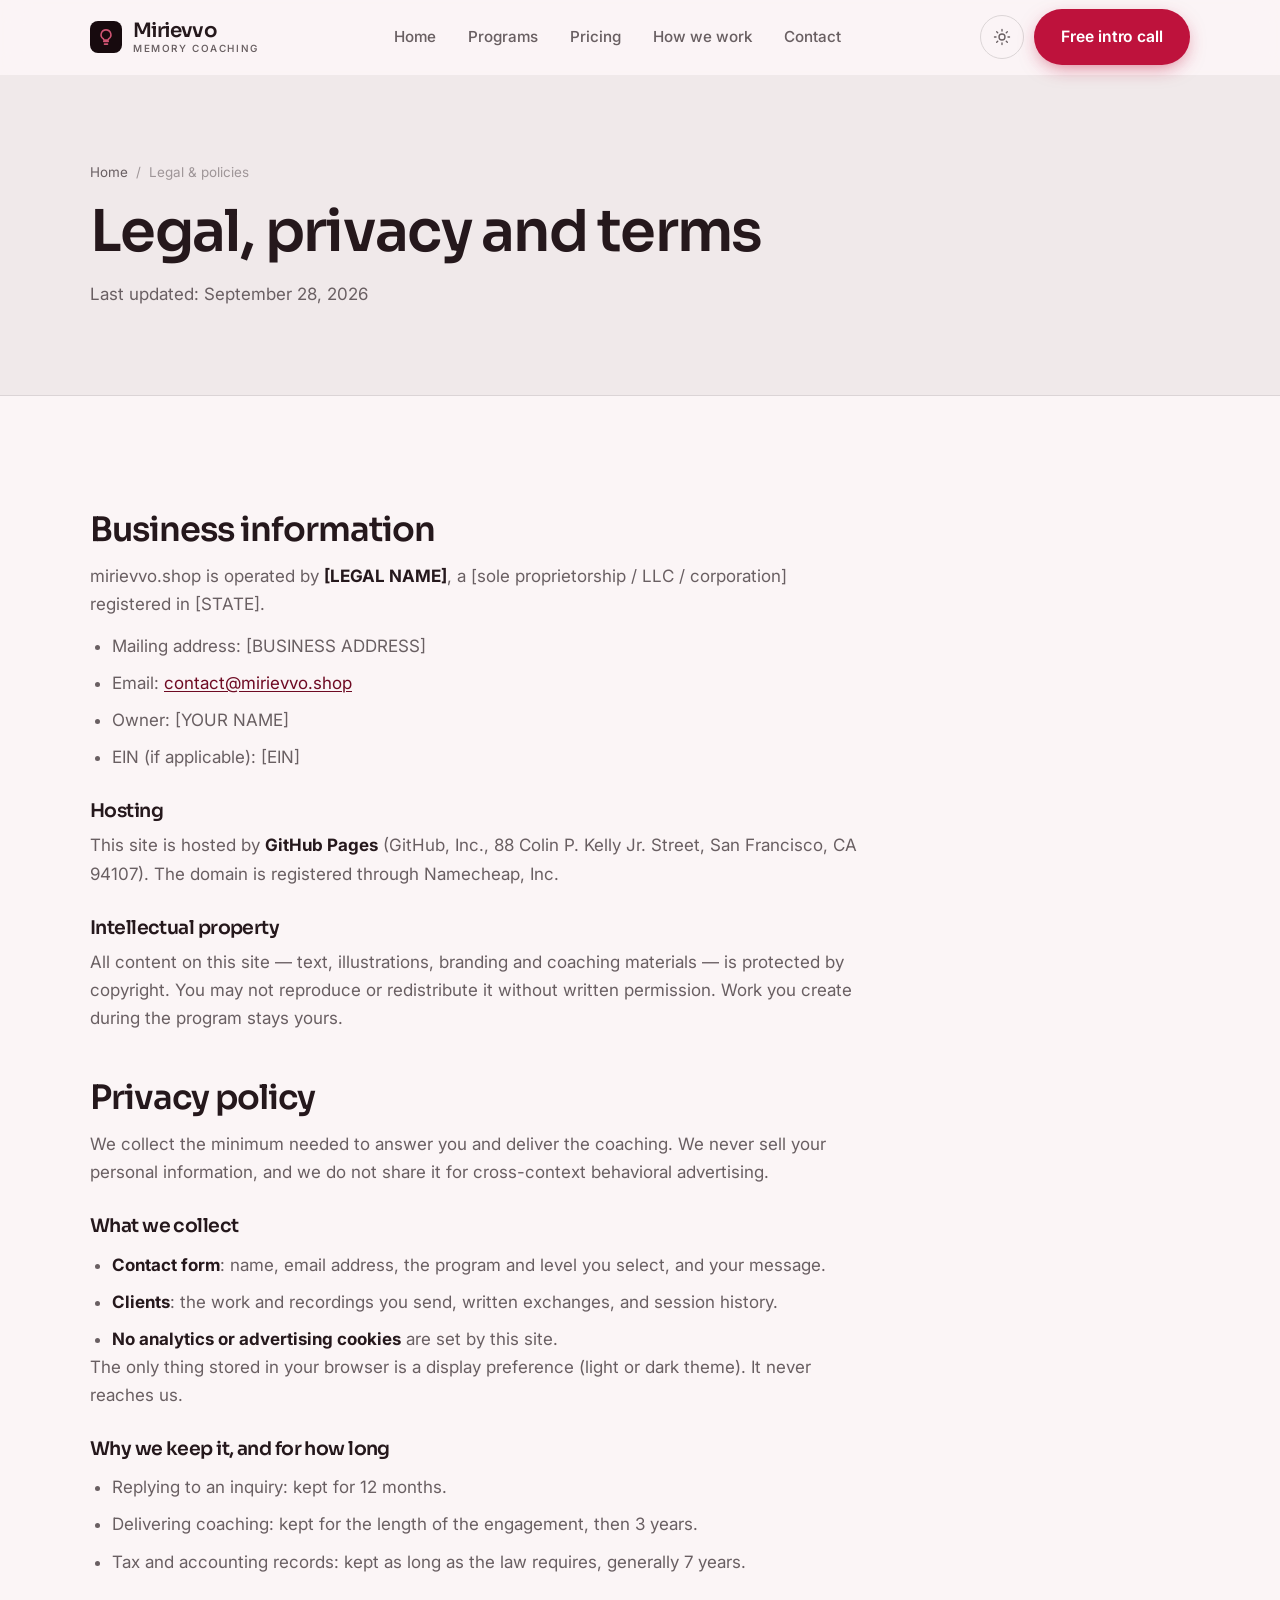
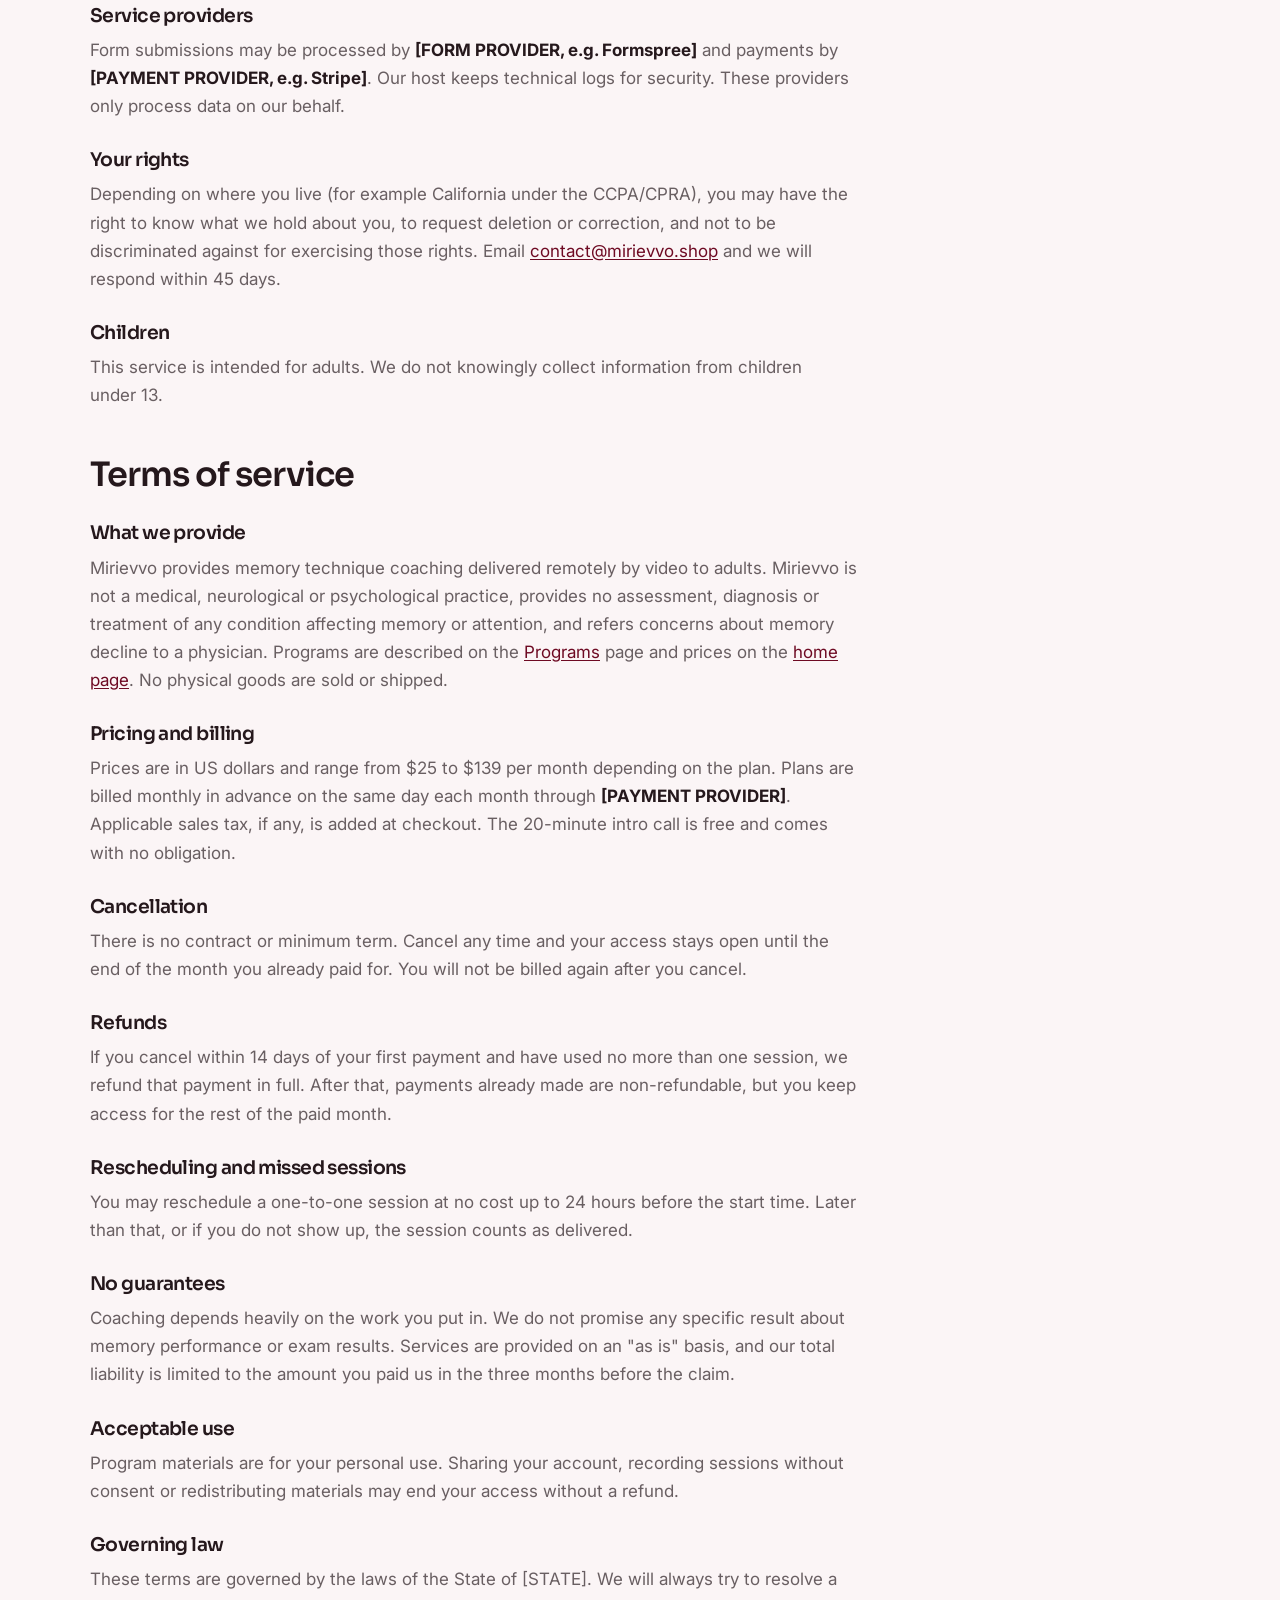
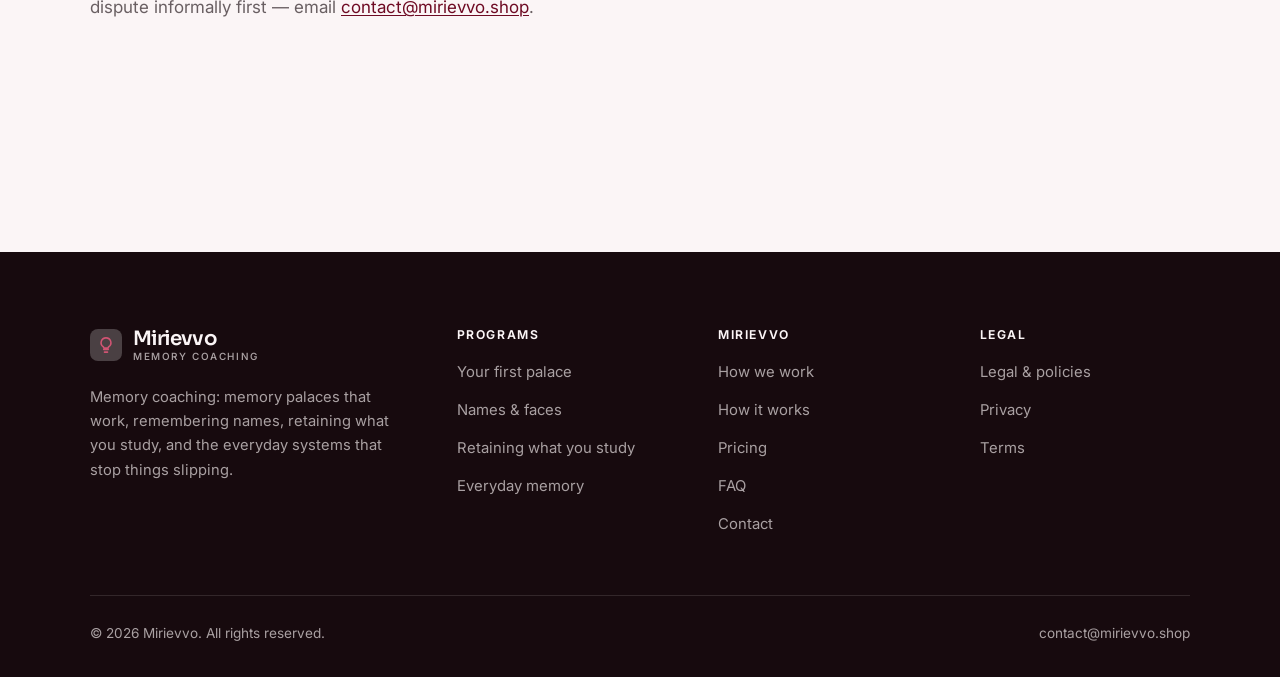
<file: legal.html>
<!DOCTYPE html>
<html lang="en" class="no-js">
<head>
<meta charset="utf-8">
<meta name="viewport" content="width=device-width, initial-scale=1">
<title>Legal, privacy and terms — Mirievvo</title>
<meta name="description" content="Business information, privacy policy and terms of service for Mirievvo.">
<meta name="robots" content="noindex">

<meta property="og:type" content="website">
<meta property="og:url" content="https://mirievvo.shop/legal.html">
<meta property="og:site_name" content="Mirievvo">
<meta property="og:locale" content="en_US">
<meta property="og:title" content="Legal, privacy and terms — Mirievvo">
<meta property="og:description" content="Business information, privacy policy and terms of service for Mirievvo.">
<meta name="theme-color" content="#170a0e">

<link rel="icon" href="assets/img/favicon.svg" type="image/svg+xml">
<link rel="preconnect" href="https://fonts.googleapis.com">
<link rel="preconnect" href="https://fonts.gstatic.com" crossorigin>
<link rel="stylesheet" href="https://fonts.googleapis.com/css2?family=Sora:wght@400..700&family=Inter:wght@400..700&display=swap">
<link rel="stylesheet" href="assets/css/style.css">

<!-- Thème appliqué avant le premier rendu (évite le flash) -->
<script>
document.documentElement.classList.remove('no-js');
(function(){try{var t=localStorage.getItem('site-theme');if(t){document.documentElement.setAttribute('data-theme',t);}}catch(e){}})();
</script>
</head>

<body>
<a class="skip-link" href="#main">Skip to main content</a>

<header class="site-header">
  <nav class="wrap nav" aria-label="Main navigation">
    <a class="brand" href="index.html">
      <svg class="brand__mark" viewBox="0 0 64 64" aria-hidden="true">
        <rect class="bm-bg" width="64" height="64" rx="16"/>
        <g class="bm-ic" transform="translate(14 14) scale(1.5)" fill="none" stroke-width="2.1" stroke-linecap="round" stroke-linejoin="round"><path d="M9 18h6M10 21.5h4M12 2.5a6.5 6.5 0 0 0-3.8 11.8c.5.4.8 1 .8 1.6V16h6v-.1c0-.6.3-1.2.8-1.6A6.5 6.5 0 0 0 12 2.5z"/></g>
      </svg>
      <span>Mirievvo<span class="brand__sub">Memory coaching</span></span>
    </a>

    <ul class="nav__links" id="nav-links">
      <li><a href="index.html">Home</a></li>
      <li><a href="programs.html">Programs</a></li>
      <li><a href="index.html#pricing">Pricing</a></li>
      <li><a href="about.html">How we work</a></li>
      <li><a href="contact.html">Contact</a></li>
      <li><a class="btn btn--primary" href="contact.html">Free intro call</a></li>
    </ul>

    <div class="nav__cta">
      <button class="theme-toggle" type="button" aria-label="Switch to dark theme">
        <svg class="icon-sun" viewBox="0 0 24 24" fill="none" stroke="currentColor" stroke-width="1.8" stroke-linecap="round" aria-hidden="true"><circle cx="12" cy="12" r="4"/><path d="M12 2v2m0 16v2M2 12h2m16 0h2M4.9 4.9l1.4 1.4m11.4 11.4 1.4 1.4M19.1 4.9l-1.4 1.4M6.3 17.7l-1.4 1.4"/></svg>
        <svg class="icon-moon" viewBox="0 0 24 24" fill="none" stroke="currentColor" stroke-width="1.8" stroke-linecap="round" stroke-linejoin="round" aria-hidden="true"><path d="M21 12.8A9 9 0 1 1 11.2 3a7 7 0 0 0 9.8 9.8z"/></svg>
      </button>
      <a class="btn btn--primary" href="contact.html">Free intro call</a>
      <button class="nav__toggle" type="button" aria-expanded="false" aria-controls="nav-links" aria-label="Open menu">
        <svg class="icon-open" viewBox="0 0 24 24" fill="none" stroke="currentColor" stroke-width="2" stroke-linecap="round" aria-hidden="true"><path d="M3 6h18M3 12h18M3 18h18"/></svg>
        <svg class="icon-close" viewBox="0 0 24 24" fill="none" stroke="currentColor" stroke-width="2" stroke-linecap="round" aria-hidden="true"><path d="M6 6l12 12M18 6L6 18"/></svg>
      </button>
    </div>
  </nav>
</header>

<main id="main">

<section class="page-head">
  <div class="wrap">
    <nav class="breadcrumb" aria-label="Breadcrumb">
      <a href="index.html">Home</a><span>/</span><span aria-current="page">Legal &amp; policies</span>
    </nav>
    <h1>Legal, privacy and terms</h1>
    <p>Last updated: <time datetime="2026-09-28">September 28, 2026</time></p>
  </div>
</section>

<section class="section wrap">
  <div class="prose">

    <!--
      TO DO: this is a skeleton, not legal advice. Replace every [BRACKET] with
      your real details before selling, and have a lawyer review it if you can.
      Consumer protection rules differ by state.
    -->

    <h2 id="business">Business information</h2>
    <p>
      mirievvo.shop is operated by <strong>[LEGAL NAME]</strong>, a [sole proprietorship / LLC / corporation]
      registered in [STATE].
    </p>
    <ul>
      <li>Mailing address: [BUSINESS ADDRESS]</li>
      <li>Email: <a href="mailto:contact@mirievvo.shop">contact@mirievvo.shop</a></li>
      <li>Owner: [YOUR NAME]</li>
      <li>EIN (if applicable): [EIN]</li>
    </ul>

    <h3>Hosting</h3>
    <p>
      This site is hosted by <strong>GitHub Pages</strong> (GitHub, Inc., 88 Colin P. Kelly Jr. Street,
      San Francisco, CA 94107). The domain is registered through Namecheap, Inc.
    </p>

    <h3>Intellectual property</h3>
    <p>
      All content on this site — text, illustrations, branding and coaching materials — is protected by
      copyright. You may not reproduce or redistribute it without written permission. Work you create during
      the program stays yours.
    </p>

    <h2 id="privacy">Privacy policy</h2>
    <p>
      We collect the minimum needed to answer you and deliver the coaching. We never sell your personal
      information, and we do not share it for cross-context behavioral advertising.
    </p>
    <h3>What we collect</h3>
    <ul>
      <li><strong>Contact form</strong>: name, email address, the program and level you select, and your message.</li>
      <li><strong>Clients</strong>: the work and recordings you send, written exchanges, and session history.</li>
      <li><strong>No analytics or advertising cookies</strong> are set by this site.</li>
    </ul>
    <p>
      The only thing stored in your browser is a display preference (light or dark theme). It never reaches us.
    </p>
    <h3>Why we keep it, and for how long</h3>
    <ul>
      <li>Replying to an inquiry: kept for 12 months.</li>
      <li>Delivering coaching: kept for the length of the engagement, then 3 years.</li>
      <li>Tax and accounting records: kept as long as the law requires, generally 7 years.</li>
    </ul>
    <h3>Service providers</h3>
    <p>
      Form submissions may be processed by <strong>[FORM PROVIDER, e.g. Formspree]</strong> and payments by
      <strong>[PAYMENT PROVIDER, e.g. Stripe]</strong>. Our host keeps technical logs for security. These
      providers only process data on our behalf.
    </p>
    <h3>Your rights</h3>
    <p>
      Depending on where you live (for example California under the CCPA/CPRA), you may have the right to
      know what we hold about you, to request deletion or correction, and not to be discriminated against for
      exercising those rights. Email <a href="mailto:contact@mirievvo.shop">contact@mirievvo.shop</a> and we will respond within 45 days.
    </p>
    <h3>Children</h3>
    <p>
      This service is intended for adults. We do not knowingly collect information from children under 13.
    </p>

    <h2 id="terms">Terms of service</h2>
    <h3>What we provide</h3>
    <p>
      Mirievvo provides memory technique coaching delivered remotely by video to adults. Mirievvo is not a medical, neurological or psychological practice, provides no assessment, diagnosis or treatment of any condition affecting memory or attention, and refers concerns about memory decline to a physician. Programs are described on the
      <a href="programs.html">Programs</a> page and prices on the <a href="index.html#pricing">home page</a>.
      No physical goods are sold or shipped.
    </p>
    <h3>Pricing and billing</h3>
    <p>
      Prices are in US dollars and range from $25 to $139 per month
      depending on the plan. Plans are billed monthly in advance on the same day each month through
      <strong>[PAYMENT PROVIDER]</strong>. Applicable sales tax, if any, is added at checkout.
      The 20-minute intro call is free and comes with no obligation.
    </p>
    <h3>Cancellation</h3>
    <p>
      There is no contract or minimum term. Cancel any time and your access stays open until the end of the
      month you already paid for. You will not be billed again after you cancel.
    </p>
    <h3>Refunds</h3>
    <p>
      If you cancel within 14 days of your first payment and have used no more than one session, we refund
      that payment in full. After that, payments already made are non-refundable, but you keep access for the
      rest of the paid month.
    </p>
    <h3>Rescheduling and missed sessions</h3>
    <p>
      You may reschedule a one-to-one session at no cost up to 24 hours before the start time. Later than
      that, or if you do not show up, the session counts as delivered.
    </p>
    <h3>No guarantees</h3>
    <p>
      Coaching depends heavily on the work you put in. We do not promise any specific result
      about memory performance or exam results. Services are provided on an "as is" basis, and our total
      liability is limited to the amount you paid us in the three months before the claim.
    </p>
    <h3>Acceptable use</h3>
    <p>
      Program materials are for your personal use. Sharing your account, recording sessions without consent
      or redistributing materials may end your access without a refund.
    </p>
    <h3>Governing law</h3>
    <p>
      These terms are governed by the laws of the State of [STATE]. We will always try to resolve a dispute
      informally first — email <a href="mailto:contact@mirievvo.shop">contact@mirievvo.shop</a>.
    </p>

  </div>
</section>

</main>

<footer class="site-footer">
  <div class="wrap">
    <div class="footer__grid">
      <div class="footer__brand">
        <a class="brand" href="index.html">
          <svg class="brand__mark" viewBox="0 0 64 64" aria-hidden="true">
        <rect class="bm-bg" width="64" height="64" rx="16"/>
        <g class="bm-ic" transform="translate(14 14) scale(1.5)" fill="none" stroke-width="2.1" stroke-linecap="round" stroke-linejoin="round"><path d="M9 18h6M10 21.5h4M12 2.5a6.5 6.5 0 0 0-3.8 11.8c.5.4.8 1 .8 1.6V16h6v-.1c0-.6.3-1.2.8-1.6A6.5 6.5 0 0 0 12 2.5z"/></g>
      </svg>
          <span>Mirievvo<span class="brand__sub">Memory coaching</span></span>
        </a>
        <p>Memory coaching: memory palaces that work, remembering names, retaining what you study, and the everyday systems that stop things slipping.</p>
      </div>

      <div class="footer__col">
        <h4>Programs</h4>
        <ul>
          <li><a href="programs.html#palace">Your first palace</a></li>
          <li><a href="programs.html#names">Names &amp; faces</a></li>
          <li><a href="programs.html#study">Retaining what you study</a></li>
          <li><a href="programs.html#daily">Everyday memory</a></li>
        </ul>
      </div>

      <div class="footer__col">
        <h4>Mirievvo</h4>
        <ul>
          <li><a href="about.html">How we work</a></li>
          <li><a href="index.html#how-it-works">How it works</a></li>
          <li><a href="index.html#pricing">Pricing</a></li>
          <li><a href="index.html#faq">FAQ</a></li>
          <li><a href="contact.html">Contact</a></li>
        </ul>
      </div>

      <div class="footer__col">
        <h4>Legal</h4>
        <ul>
          <li><a href="legal.html">Legal &amp; policies</a></li>
          <li><a href="legal.html#privacy">Privacy</a></li>
          <li><a href="legal.html#terms">Terms</a></li>
        </ul>
      </div>
    </div>

    <div class="footer__bottom">
      <p>© <span data-year>2026</span> Mirievvo. All rights reserved.</p>
      <p><a href="mailto:contact@mirievvo.shop">contact@mirievvo.shop</a></p>
    </div>
  </div>
</footer>

<script src="assets/js/main.js" defer></script>
</body>
</html>
</file>
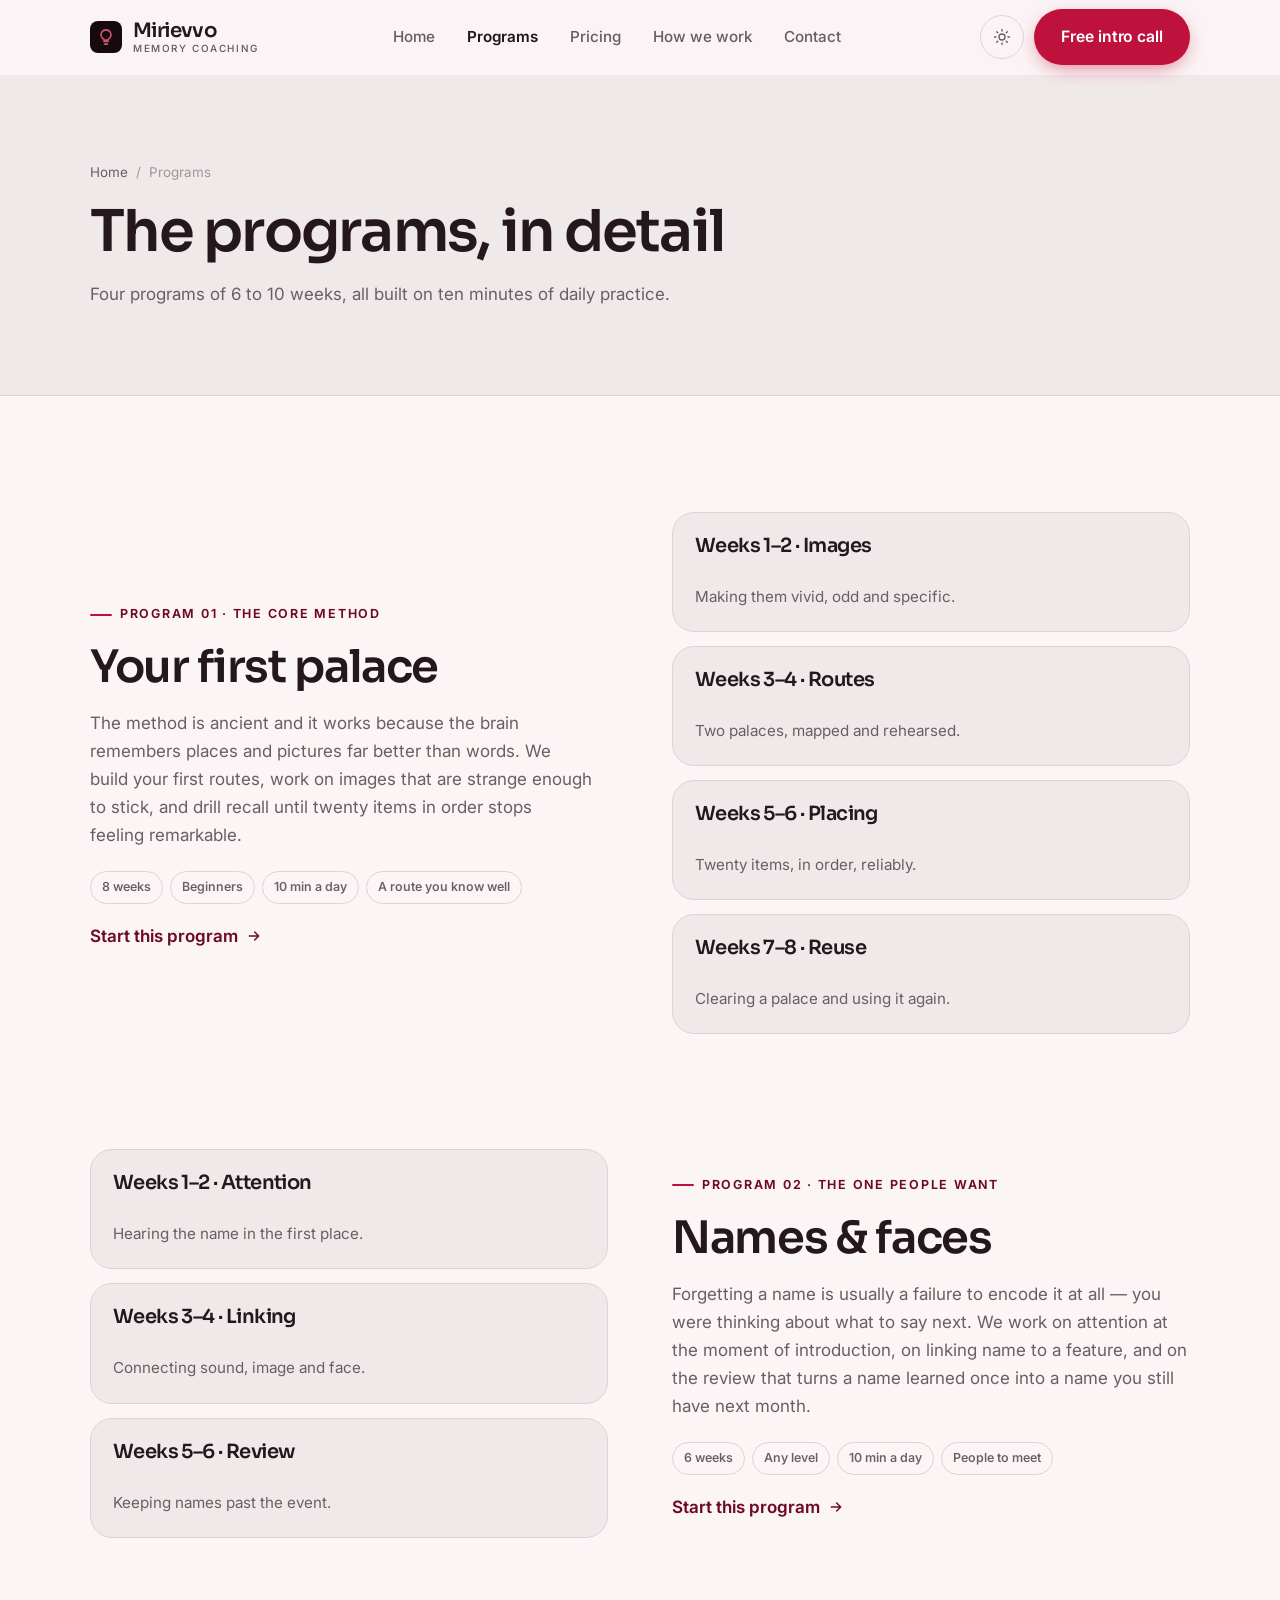
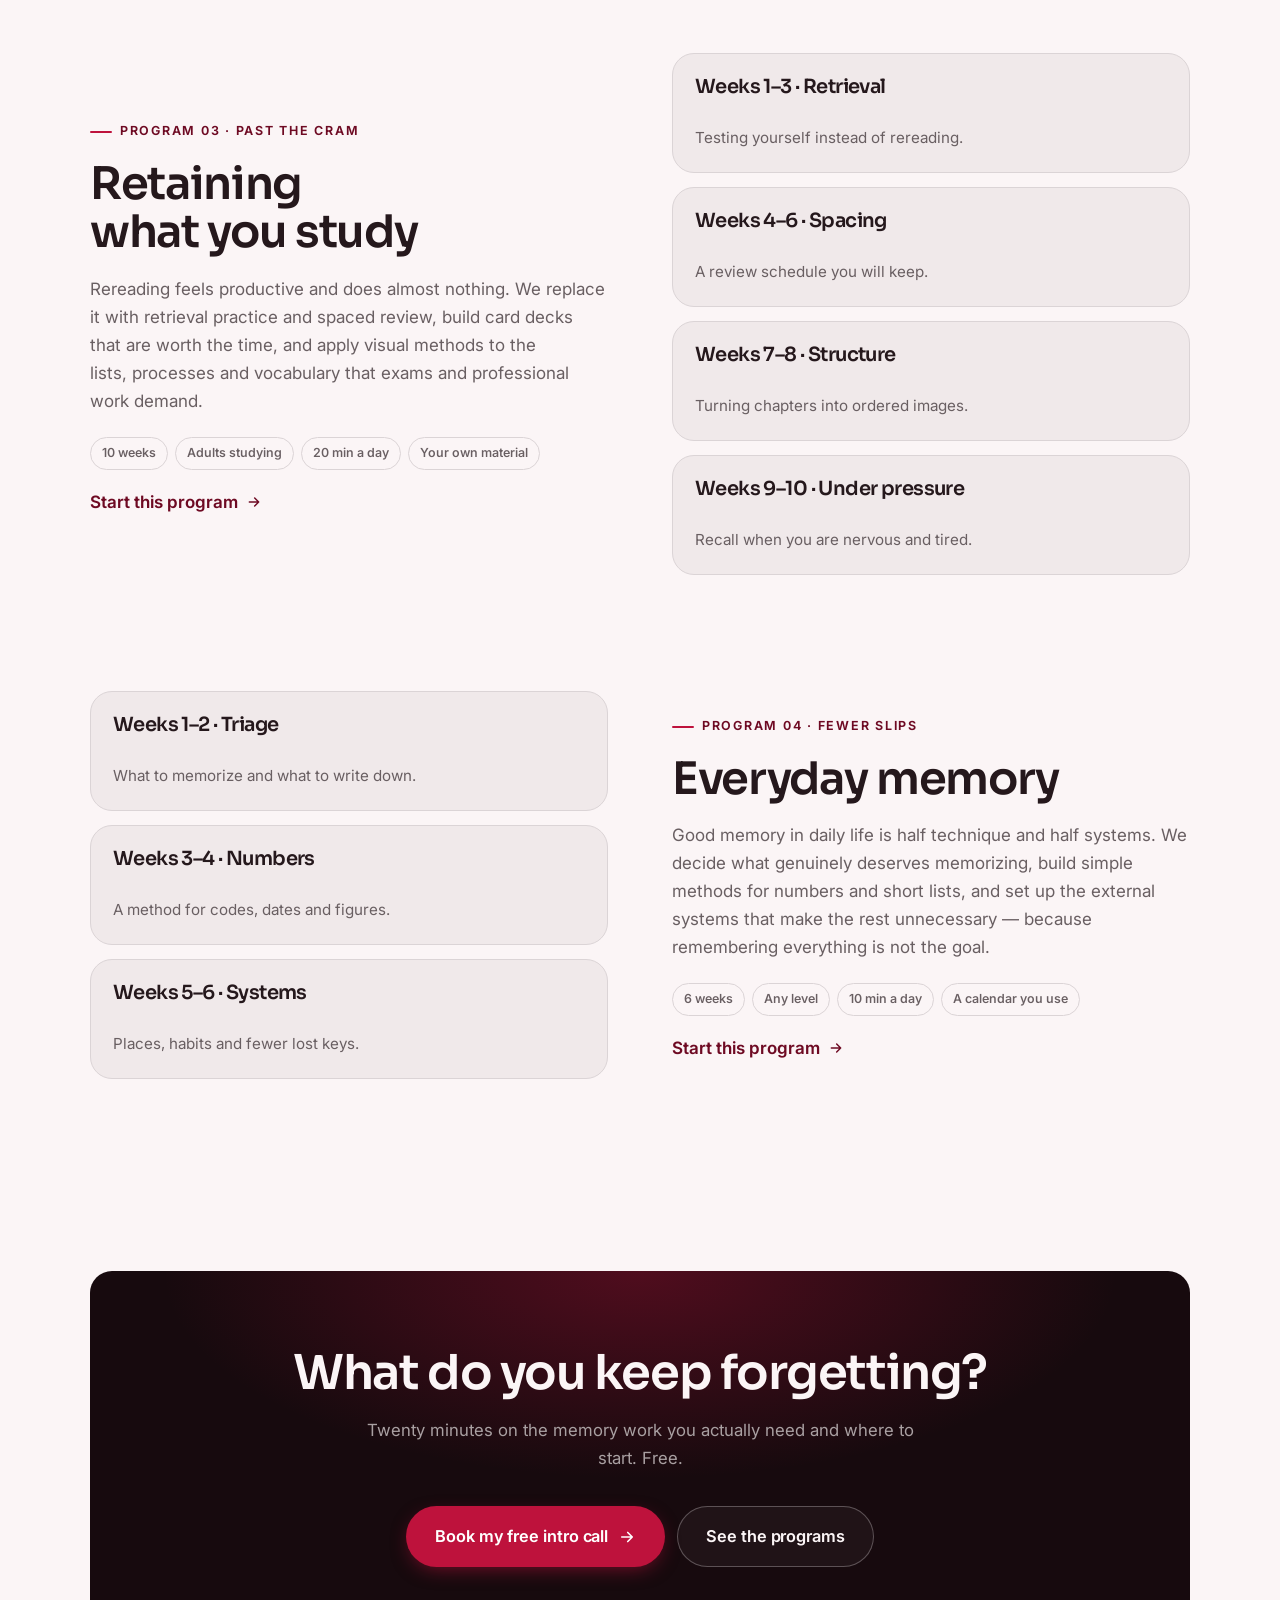
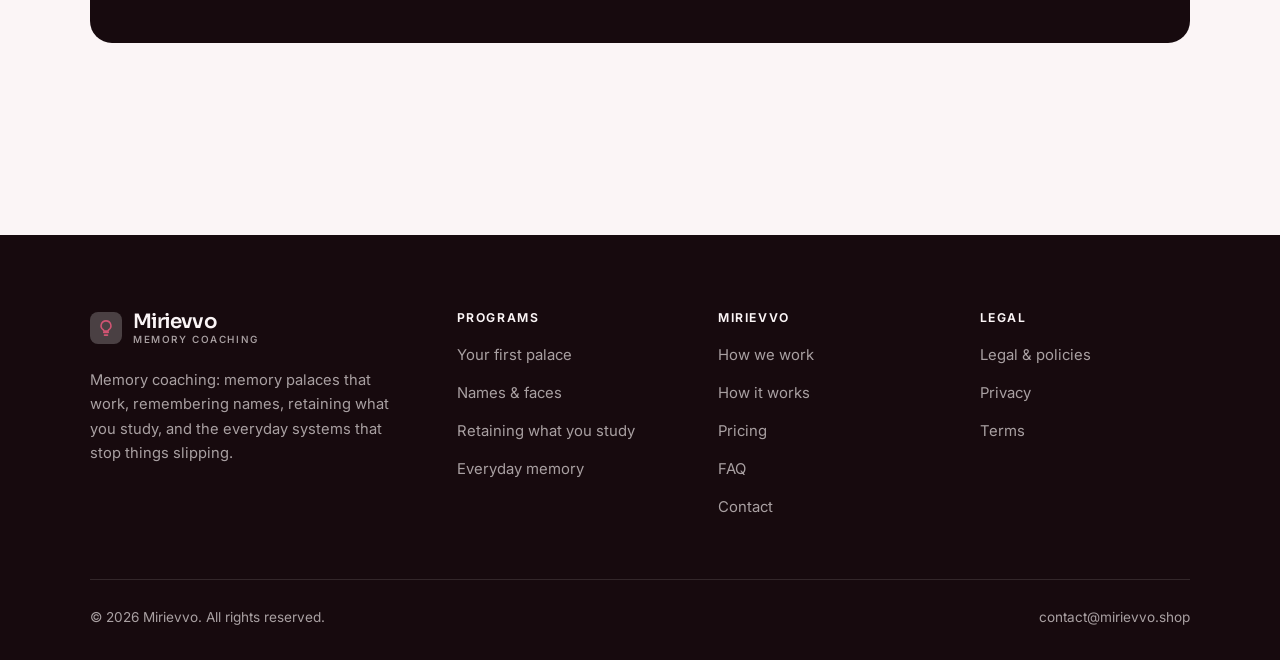
<file: programs.html>
<!DOCTYPE html>
<html lang="en" class="no-js">
<head>
<meta charset="utf-8">
<meta name="viewport" content="width=device-width, initial-scale=1">
<title>Programs — Mirievvo</title>
<meta name="description" content="Memory coaching programs: memory palaces, names and faces, retaining what you study, everyday memory systems.">
<link rel="canonical" href="https://mirievvo.shop/programs.html">

<meta property="og:type" content="website">
<meta property="og:url" content="https://mirievvo.shop/programs.html">
<meta property="og:site_name" content="Mirievvo">
<meta property="og:locale" content="en_US">
<meta property="og:title" content="Programs — Mirievvo">
<meta property="og:description" content="Memory coaching programs: memory palaces, names and faces, retaining what you study, everyday memory systems.">
<meta name="theme-color" content="#170a0e">

<link rel="icon" href="assets/img/favicon.svg" type="image/svg+xml">
<link rel="preconnect" href="https://fonts.googleapis.com">
<link rel="preconnect" href="https://fonts.gstatic.com" crossorigin>
<link rel="stylesheet" href="https://fonts.googleapis.com/css2?family=Sora:wght@400..700&family=Inter:wght@400..700&display=swap">
<link rel="stylesheet" href="assets/css/style.css">

<!-- Thème appliqué avant le premier rendu (évite le flash) -->
<script>
document.documentElement.classList.remove('no-js');
(function(){try{var t=localStorage.getItem('site-theme');if(t){document.documentElement.setAttribute('data-theme',t);}}catch(e){}})();
</script>
</head>

<body>
<a class="skip-link" href="#main">Skip to main content</a>

<header class="site-header">
  <nav class="wrap nav" aria-label="Main navigation">
    <a class="brand" href="index.html">
      <svg class="brand__mark" viewBox="0 0 64 64" aria-hidden="true">
        <rect class="bm-bg" width="64" height="64" rx="16"/>
        <g class="bm-ic" transform="translate(14 14) scale(1.5)" fill="none" stroke-width="2.1" stroke-linecap="round" stroke-linejoin="round"><path d="M9 18h6M10 21.5h4M12 2.5a6.5 6.5 0 0 0-3.8 11.8c.5.4.8 1 .8 1.6V16h6v-.1c0-.6.3-1.2.8-1.6A6.5 6.5 0 0 0 12 2.5z"/></g>
      </svg>
      <span>Mirievvo<span class="brand__sub">Memory coaching</span></span>
    </a>

    <ul class="nav__links" id="nav-links">
      <li><a href="index.html">Home</a></li>
      <li><a href="programs.html" aria-current="page">Programs</a></li>
      <li><a href="index.html#pricing">Pricing</a></li>
      <li><a href="about.html">How we work</a></li>
      <li><a href="contact.html">Contact</a></li>
      <li><a class="btn btn--primary" href="contact.html">Free intro call</a></li>
    </ul>

    <div class="nav__cta">
      <button class="theme-toggle" type="button" aria-label="Switch to dark theme">
        <svg class="icon-sun" viewBox="0 0 24 24" fill="none" stroke="currentColor" stroke-width="1.8" stroke-linecap="round" aria-hidden="true"><circle cx="12" cy="12" r="4"/><path d="M12 2v2m0 16v2M2 12h2m16 0h2M4.9 4.9l1.4 1.4m11.4 11.4 1.4 1.4M19.1 4.9l-1.4 1.4M6.3 17.7l-1.4 1.4"/></svg>
        <svg class="icon-moon" viewBox="0 0 24 24" fill="none" stroke="currentColor" stroke-width="1.8" stroke-linecap="round" stroke-linejoin="round" aria-hidden="true"><path d="M21 12.8A9 9 0 1 1 11.2 3a7 7 0 0 0 9.8 9.8z"/></svg>
      </button>
      <a class="btn btn--primary" href="contact.html">Free intro call</a>
      <button class="nav__toggle" type="button" aria-expanded="false" aria-controls="nav-links" aria-label="Open menu">
        <svg class="icon-open" viewBox="0 0 24 24" fill="none" stroke="currentColor" stroke-width="2" stroke-linecap="round" aria-hidden="true"><path d="M3 6h18M3 12h18M3 18h18"/></svg>
        <svg class="icon-close" viewBox="0 0 24 24" fill="none" stroke="currentColor" stroke-width="2" stroke-linecap="round" aria-hidden="true"><path d="M6 6l12 12M18 6L6 18"/></svg>
      </button>
    </div>
  </nav>
</header>

<main id="main">

<section class="page-head">
  <div class="wrap">
    <nav class="breadcrumb" aria-label="Breadcrumb">
      <a href="index.html">Home</a><span>/</span><span aria-current="page">Programs</span>
    </nav>
    <h1>The programs, in detail</h1>
    <p>Four programs of 6 to 10 weeks, all built on ten minutes of daily practice.</p>
  </div>
</section>

<section class="section wrap" id="palace">
  <div class="split reveal">
    <div>
      <span class="eyebrow">Program 01 · The core method</span>
      <h2>Your first palace</h2>
      <p>The method is ancient and it works because the brain remembers places and pictures far better than words. We build your first routes, work on images that are strange enough to stick, and drill recall until twenty items in order stops feeling remarkable.</p>
      <ul class="tags"><li>8 weeks</li><li>Beginners</li><li>10 min a day</li><li>A route you know well</li></ul>
      <p><a class="arrow-link" href="contact.html">Start this program <svg viewBox="0 0 24 24" fill="none" stroke="currentColor" stroke-width="2.2" stroke-linecap="round" stroke-linejoin="round" aria-hidden="true"><path d="M5 12h14M13 6l6 6-6 6"/></svg></a></p>
    </div>
    <div class="grid grid--2 grid--tight">
      <article class="card card--sm">
        <h3>Weeks 1–2 · Images</h3>
        <p>Making them vivid, odd and specific.</p>
      </article>
      <article class="card card--sm">
        <h3>Weeks 3–4 · Routes</h3>
        <p>Two palaces, mapped and rehearsed.</p>
      </article>
      <article class="card card--sm">
        <h3>Weeks 5–6 · Placing</h3>
        <p>Twenty items, in order, reliably.</p>
      </article>
      <article class="card card--sm">
        <h3>Weeks 7–8 · Reuse</h3>
        <p>Clearing a palace and using it again.</p>
      </article>
    </div>
  </div>
</section>

<section class="section section--flush wrap" id="names">
  <div class="split reveal">
    <div class="grid grid--2 grid--tight">
      <article class="card card--sm">
        <h3>Weeks 1–2 · Attention</h3>
        <p>Hearing the name in the first place.</p>
      </article>
      <article class="card card--sm">
        <h3>Weeks 3–4 · Linking</h3>
        <p>Connecting sound, image and face.</p>
      </article>
      <article class="card card--sm">
        <h3>Weeks 5–6 · Review</h3>
        <p>Keeping names past the event.</p>
      </article>
    </div>
    <div>
      <span class="eyebrow">Program 02 · The one people want</span>
      <h2>Names &amp; faces</h2>
      <p>Forgetting a name is usually a failure to encode it at all — you were thinking about what to say next. We work on attention at the moment of introduction, on linking name to a feature, and on the review that turns a name learned once into a name you still have next month.</p>
      <ul class="tags"><li>6 weeks</li><li>Any level</li><li>10 min a day</li><li>People to meet</li></ul>
      <p><a class="arrow-link" href="contact.html">Start this program <svg viewBox="0 0 24 24" fill="none" stroke="currentColor" stroke-width="2.2" stroke-linecap="round" stroke-linejoin="round" aria-hidden="true"><path d="M5 12h14M13 6l6 6-6 6"/></svg></a></p>
    </div>
  </div>
</section>

<section class="section section--flush wrap" id="study">
  <div class="split reveal">
    <div>
      <span class="eyebrow">Program 03 · Past the cram</span>
      <h2>Retaining what you study</h2>
      <p>Rereading feels productive and does almost nothing. We replace it with retrieval practice and spaced review, build card decks that are worth the time, and apply visual methods to the lists, processes and vocabulary that exams and professional work demand.</p>
      <ul class="tags"><li>10 weeks</li><li>Adults studying</li><li>20 min a day</li><li>Your own material</li></ul>
      <p><a class="arrow-link" href="contact.html">Start this program <svg viewBox="0 0 24 24" fill="none" stroke="currentColor" stroke-width="2.2" stroke-linecap="round" stroke-linejoin="round" aria-hidden="true"><path d="M5 12h14M13 6l6 6-6 6"/></svg></a></p>
    </div>
    <div class="grid grid--2 grid--tight">
      <article class="card card--sm">
        <h3>Weeks 1–3 · Retrieval</h3>
        <p>Testing yourself instead of rereading.</p>
      </article>
      <article class="card card--sm">
        <h3>Weeks 4–6 · Spacing</h3>
        <p>A review schedule you will keep.</p>
      </article>
      <article class="card card--sm">
        <h3>Weeks 7–8 · Structure</h3>
        <p>Turning chapters into ordered images.</p>
      </article>
      <article class="card card--sm">
        <h3>Weeks 9–10 · Under pressure</h3>
        <p>Recall when you are nervous and tired.</p>
      </article>
    </div>
  </div>
</section>

<section class="section section--flush wrap" id="daily">
  <div class="split reveal">
    <div class="grid grid--2 grid--tight">
      <article class="card card--sm">
        <h3>Weeks 1–2 · Triage</h3>
        <p>What to memorize and what to write down.</p>
      </article>
      <article class="card card--sm">
        <h3>Weeks 3–4 · Numbers</h3>
        <p>A method for codes, dates and figures.</p>
      </article>
      <article class="card card--sm">
        <h3>Weeks 5–6 · Systems</h3>
        <p>Places, habits and fewer lost keys.</p>
      </article>
    </div>
    <div>
      <span class="eyebrow">Program 04 · Fewer slips</span>
      <h2>Everyday memory</h2>
      <p>Good memory in daily life is half technique and half systems. We decide what genuinely deserves memorizing, build simple methods for numbers and short lists, and set up the external systems that make the rest unnecessary — because remembering everything is not the goal.</p>
      <ul class="tags"><li>6 weeks</li><li>Any level</li><li>10 min a day</li><li>A calendar you use</li></ul>
      <p><a class="arrow-link" href="contact.html">Start this program <svg viewBox="0 0 24 24" fill="none" stroke="currentColor" stroke-width="2.2" stroke-linecap="round" stroke-linejoin="round" aria-hidden="true"><path d="M5 12h14M13 6l6 6-6 6"/></svg></a></p>
    </div>
  </div>
</section>

<section class="wrap section--tight">
  <div class="cta-band reveal">
    <h2>What do you keep forgetting?</h2>
    <p>Twenty minutes on the memory work you actually need and where to start. Free.</p>
    <div class="hero__actions">
      <a class="btn btn--primary btn--lg" href="contact.html">Book my free intro call <svg viewBox="0 0 24 24" fill="none" stroke="currentColor" stroke-width="2.2" stroke-linecap="round" stroke-linejoin="round" aria-hidden="true"><path d="M5 12h14M13 6l6 6-6 6"/></svg></a>
      <a class="btn btn--on-dark btn--lg" href="programs.html">See the programs</a>
    </div>
  </div>
</section>

</main>

<footer class="site-footer">
  <div class="wrap">
    <div class="footer__grid">
      <div class="footer__brand">
        <a class="brand" href="index.html">
          <svg class="brand__mark" viewBox="0 0 64 64" aria-hidden="true">
        <rect class="bm-bg" width="64" height="64" rx="16"/>
        <g class="bm-ic" transform="translate(14 14) scale(1.5)" fill="none" stroke-width="2.1" stroke-linecap="round" stroke-linejoin="round"><path d="M9 18h6M10 21.5h4M12 2.5a6.5 6.5 0 0 0-3.8 11.8c.5.4.8 1 .8 1.6V16h6v-.1c0-.6.3-1.2.8-1.6A6.5 6.5 0 0 0 12 2.5z"/></g>
      </svg>
          <span>Mirievvo<span class="brand__sub">Memory coaching</span></span>
        </a>
        <p>Memory coaching: memory palaces that work, remembering names, retaining what you study, and the everyday systems that stop things slipping.</p>
      </div>

      <div class="footer__col">
        <h4>Programs</h4>
        <ul>
          <li><a href="programs.html#palace">Your first palace</a></li>
          <li><a href="programs.html#names">Names &amp; faces</a></li>
          <li><a href="programs.html#study">Retaining what you study</a></li>
          <li><a href="programs.html#daily">Everyday memory</a></li>
        </ul>
      </div>

      <div class="footer__col">
        <h4>Mirievvo</h4>
        <ul>
          <li><a href="about.html">How we work</a></li>
          <li><a href="index.html#how-it-works">How it works</a></li>
          <li><a href="index.html#pricing">Pricing</a></li>
          <li><a href="index.html#faq">FAQ</a></li>
          <li><a href="contact.html">Contact</a></li>
        </ul>
      </div>

      <div class="footer__col">
        <h4>Legal</h4>
        <ul>
          <li><a href="legal.html">Legal &amp; policies</a></li>
          <li><a href="legal.html#privacy">Privacy</a></li>
          <li><a href="legal.html#terms">Terms</a></li>
        </ul>
      </div>
    </div>

    <div class="footer__bottom">
      <p>© <span data-year>2026</span> Mirievvo. All rights reserved.</p>
      <p><a href="mailto:contact@mirievvo.shop">contact@mirievvo.shop</a></p>
    </div>
  </div>
</footer>

<script src="assets/js/main.js" defer></script>
</body>
</html>
</file>
<file: assets/css/style.css>
/* Mirievvo — couleurs et polices de la marque.
   Modifier ces valeurs suffit à changer l'identité visuelle de tout le site. */
:root {
  --c-accent:    #be123c;
  --c-on-accent: #ffffff;
  --c-ink:       #170a0e;
  --c-paper:     #fbf5f6;

  --accent-ink-light: color-mix(in srgb, var(--c-accent) 58%, black);
  --accent-on-dark:   color-mix(in srgb, var(--c-accent) 72%, white);

  --font-display: "Sora", system-ui, -apple-system, "Segoe UI", sans-serif;
  --font-body: "Inter", system-ui, -apple-system, "Segoe UI", sans-serif;
  --display-weight: 600;
  --display-tracking: -.03em;
}

/* ==========================================================================
   Feuille de style commune aux sites de coaching
   Les couleurs de marque (--c-accent, --c-on-accent, --c-ink, --c-paper) et
   les polices sont définies juste au-dessus, par site. Tout le reste en dérive.
   ========================================================================== */

/* --------------------------------------------------------------------------
   1. Tokens dérivés
   -------------------------------------------------------------------------- */

:root {
  /* Thème clair */
  --paper:      var(--c-paper);
  --paper-2:    color-mix(in srgb, var(--c-paper) 95%, var(--c-ink));
  --paper-3:    color-mix(in srgb, var(--c-paper) 89%, var(--c-ink));
  --line:       color-mix(in srgb, var(--c-paper) 86%, var(--c-ink));
  --text:       color-mix(in srgb, var(--c-ink) 94%, var(--c-paper));
  --muted:      color-mix(in srgb, var(--c-ink) 64%, var(--c-paper));
  --accent:     var(--c-accent);
  --accent-600: color-mix(in srgb, var(--c-accent) 86%, black);
  --accent-ink: var(--accent-ink-light);
  --on-accent:  var(--c-on-accent);
  --ink:        var(--c-ink);
  --ink-soft:   color-mix(in srgb, var(--c-ink) 90%, white);
  --on-ink:     var(--c-paper);
  --on-ink-mut: color-mix(in srgb, var(--c-paper) 64%, var(--c-ink));
  --brand-bg:   var(--c-ink);

  /* Rayons */
  --r-sm: 8px;
  --r-md: 14px;
  --r-lg: 22px;
  --r-full: 999px;

  /* Ombres */
  --sh-1: 0 1px 2px rgba(0, 0, 0, .05), 0 2px 8px rgba(0, 0, 0, .04);
  --sh-2: 0 2px 4px rgba(0, 0, 0, .05), 0 12px 32px rgba(0, 0, 0, .09);
  --sh-3: 0 4px 8px rgba(0, 0, 0, .06), 0 24px 56px rgba(0, 0, 0, .14);

  /* Rythme */
  --gutter: clamp(16px, 4vw, 40px);
  --maxw: 1180px;
  --section-y: clamp(64px, 9vw, 124px);

  --ease: cubic-bezier(.22, .61, .36, 1);
}

/* Thème sombre — suit le système, sauf si l'utilisateur a choisi « clair » */
@media (prefers-color-scheme: dark) {
  :root:not([data-theme="light"]) {
    --paper:      var(--c-ink);
    --paper-2:    color-mix(in srgb, var(--c-ink) 92%, white);
    --paper-3:    color-mix(in srgb, var(--c-ink) 86%, white);
    --line:       color-mix(in srgb, var(--c-ink) 80%, white);
    --text:       color-mix(in srgb, var(--c-paper) 94%, var(--c-ink));
    --muted:      color-mix(in srgb, var(--c-paper) 66%, var(--c-ink));
    --accent-ink: var(--accent-on-dark);
    --ink:        color-mix(in srgb, var(--c-ink) 72%, black);
    --brand-bg:   color-mix(in srgb, var(--c-ink) 80%, white);
    --sh-1: 0 1px 2px rgba(0, 0, 0, .4), 0 2px 8px rgba(0, 0, 0, .3);
    --sh-2: 0 2px 4px rgba(0, 0, 0, .4), 0 12px 32px rgba(0, 0, 0, .45);
    --sh-3: 0 4px 8px rgba(0, 0, 0, .45), 0 24px 56px rgba(0, 0, 0, .55);
  }
}

/* Thème sombre — choix explicite */
:root[data-theme="dark"] {
  --paper:      var(--c-ink);
  --paper-2:    color-mix(in srgb, var(--c-ink) 92%, white);
  --paper-3:    color-mix(in srgb, var(--c-ink) 86%, white);
  --line:       color-mix(in srgb, var(--c-ink) 80%, white);
  --text:       color-mix(in srgb, var(--c-paper) 94%, var(--c-ink));
  --muted:      color-mix(in srgb, var(--c-paper) 66%, var(--c-ink));
  --accent-ink: var(--accent-on-dark);
  --ink:        color-mix(in srgb, var(--c-ink) 72%, black);
  --brand-bg:   color-mix(in srgb, var(--c-ink) 80%, white);
  --sh-1: 0 1px 2px rgba(0, 0, 0, .4), 0 2px 8px rgba(0, 0, 0, .3);
  --sh-2: 0 2px 4px rgba(0, 0, 0, .4), 0 12px 32px rgba(0, 0, 0, .45);
  --sh-3: 0 4px 8px rgba(0, 0, 0, .45), 0 24px 56px rgba(0, 0, 0, .55);
}

/* --------------------------------------------------------------------------
   2. Reset / base
   -------------------------------------------------------------------------- */

*, *::before, *::after { box-sizing: border-box; }

* { margin: 0; }

html {
  -webkit-text-size-adjust: 100%;
  scroll-behavior: smooth;
  scroll-padding-top: 88px;
}

body {
  background: var(--paper);
  color: var(--text);
  font-family: var(--font-body);
  font-size: 17px;
  line-height: 1.65;
  -webkit-font-smoothing: antialiased;
  text-rendering: optimizeLegibility;
  overflow-x: hidden;
}

img, svg, video { display: block; max-width: 100%; height: auto; }

a { color: inherit; text-decoration: none; }

button, input, textarea, select { font: inherit; color: inherit; }

h1, h2, h3, h4 {
  font-family: var(--font-display);
  font-weight: var(--display-weight);
  line-height: 1.08;
  letter-spacing: var(--display-tracking);
  text-wrap: balance;
}

p { text-wrap: pretty; }

:focus-visible {
  outline: 3px solid var(--accent);
  outline-offset: 3px;
  border-radius: 4px;
}

::selection { background: var(--accent); color: var(--on-accent); }

/* --------------------------------------------------------------------------
   3. Utilitaires de mise en page
   -------------------------------------------------------------------------- */

.wrap {
  width: 100%;
  max-width: var(--maxw);
  margin-inline: auto;
  padding-inline: var(--gutter);
}

.section { padding-block: var(--section-y); }
.section--flush { padding-top: 0; }
.section--tight { padding-block: clamp(48px, 6vw, 80px); }

.skip-link {
  position: absolute;
  left: 12px;
  top: -100px;
  z-index: 200;
  background: var(--accent);
  color: var(--on-accent);
  padding: 12px 20px;
  border-radius: var(--r-sm);
  font-weight: 600;
  transition: top .2s var(--ease);
}
.skip-link:focus { top: 12px; }

.eyebrow {
  display: inline-flex;
  align-items: center;
  gap: 8px;
  font-size: .78rem;
  font-weight: 650;
  letter-spacing: .14em;
  text-transform: uppercase;
  color: var(--accent-ink);
  margin-bottom: 18px;
}
.eyebrow::before {
  content: "";
  width: 22px;
  height: 2px;
  background: var(--accent);
  border-radius: 2px;
}

.section-head { max-width: 62ch; margin-bottom: clamp(36px, 5vw, 60px); }
.section-head h2 { font-size: clamp(2rem, 4.4vw, 3.1rem); }
.section-head p {
  margin-top: 18px;
  color: var(--muted);
  font-size: clamp(1rem, 1.6vw, 1.12rem);
  max-width: 58ch;
}

.section-head--center { margin-inline: auto; text-align: center; }
.section-head--center .eyebrow { justify-content: center; }
.section-head--center p { margin-inline: auto; }

/* --------------------------------------------------------------------------
   4. Boutons
   -------------------------------------------------------------------------- */

.btn {
  display: inline-flex;
  align-items: center;
  justify-content: center;
  gap: 10px;
  padding: 14px 26px;
  border: 1px solid transparent;
  border-radius: var(--r-full);
  font-weight: 620;
  font-size: .98rem;
  letter-spacing: -.005em;
  cursor: pointer;
  white-space: nowrap;
  transition: transform .18s var(--ease), background-color .18s var(--ease),
              border-color .18s var(--ease), box-shadow .18s var(--ease), color .18s var(--ease);
}
.btn:hover { transform: translateY(-2px); }
.btn:active { transform: translateY(0); }

.btn--primary {
  background: var(--accent);
  color: var(--on-accent);
  box-shadow: 0 6px 20px -6px color-mix(in srgb, var(--c-accent) 65%, transparent);
}
.btn--primary:hover {
  background: var(--accent-600);
  box-shadow: 0 12px 28px -8px color-mix(in srgb, var(--c-accent) 70%, transparent);
}

.btn--ghost {
  border-color: var(--line);
  background: transparent;
  color: var(--text);
}
.btn--ghost:hover { border-color: var(--accent); color: var(--accent-ink); }

.btn--on-dark {
  border-color: color-mix(in srgb, var(--c-paper) 28%, transparent);
  color: var(--on-ink);
  background: color-mix(in srgb, var(--c-paper) 4%, transparent);
}
.btn--on-dark:hover {
  border-color: color-mix(in srgb, var(--c-paper) 60%, transparent);
  background: color-mix(in srgb, var(--c-paper) 10%, transparent);
}

.btn--lg { padding: 16px 28px; font-size: 1.02rem; }
.btn--block { width: 100%; }

.btn svg { width: 18px; height: 18px; flex: none; }

@media (max-width: 420px) {
  .btn--lg { padding: 15px 22px; font-size: 1rem; white-space: normal; text-align: center; }
}

/* Lien fléché */
.arrow-link {
  display: inline-flex;
  align-items: center;
  gap: 8px;
  font-weight: 620;
  color: var(--accent-ink);
}
.arrow-link svg { width: 16px; height: 16px; transition: transform .18s var(--ease); }
.arrow-link:hover svg { transform: translateX(4px); }

/* --------------------------------------------------------------------------
   5. En-tête / navigation
   -------------------------------------------------------------------------- */

.site-header {
  position: sticky;
  top: 0;
  z-index: 100;
  background: color-mix(in srgb, var(--paper) 82%, transparent);
  backdrop-filter: saturate(180%) blur(14px);
  -webkit-backdrop-filter: saturate(180%) blur(14px);
  border-bottom: 1px solid transparent;
  transition: border-color .25s var(--ease), background-color .25s var(--ease);
}
.site-header.is-stuck {
  border-bottom-color: var(--line);
  background: color-mix(in srgb, var(--paper) 94%, transparent);
}

.nav {
  display: flex;
  align-items: center;
  justify-content: space-between;
  gap: 24px;
  height: 74px;
}

.brand {
  display: inline-flex;
  align-items: center;
  gap: 11px;
  font-family: var(--font-display);
  font-weight: var(--display-weight);
  font-size: 1.24rem;
  letter-spacing: var(--display-tracking);
  flex: none;
  line-height: 1.1;
}
.brand__mark { width: 32px; height: 32px; flex: none; }
.brand__mark .bm-bg { fill: var(--brand-bg); }
.brand__mark .bm-ic { stroke: var(--accent-on-dark); color: var(--accent-on-dark); }
.brand__sub {
  display: block;
  font-family: var(--font-body);
  font-size: .62rem;
  font-weight: 550;
  letter-spacing: .16em;
  text-transform: uppercase;
  color: var(--muted);
  margin-top: 1px;
}

.nav__links {
  display: flex;
  align-items: center;
  gap: 4px;
  list-style: none;
  padding: 0;
}
.nav__links a {
  display: block;
  padding: 9px 14px;
  border-radius: var(--r-full);
  font-size: .95rem;
  font-weight: 520;
  color: var(--muted);
  transition: color .16s var(--ease), background-color .16s var(--ease);
}
.nav__links a:hover { color: var(--text); background: var(--paper-2); }
.nav__links a[aria-current="page"] { color: var(--text); font-weight: 620; }
.nav__links .btn { display: none; }

.nav__cta { display: flex; align-items: center; gap: 10px; flex: none; }

.nav__toggle {
  display: none;
  width: 44px;
  height: 44px;
  align-items: center;
  justify-content: center;
  background: transparent;
  border: 1px solid var(--line);
  border-radius: var(--r-full);
  cursor: pointer;
}
.nav__toggle svg { width: 20px; height: 20px; }
.nav__toggle .icon-close { display: none; }
.nav__toggle[aria-expanded="true"] .icon-open { display: none; }
.nav__toggle[aria-expanded="true"] .icon-close { display: block; }

@media (max-width: 900px) {
  .nav__links, .nav__cta .btn { display: none; }
  .nav__toggle { display: inline-flex; }

  .nav__links {
    position: fixed;
    inset: 74px 0 auto;
    flex-direction: column;
    align-items: stretch;
    gap: 2px;
    padding: 20px var(--gutter) 32px;
    background: var(--paper);
    border-bottom: 1px solid var(--line);
    box-shadow: var(--sh-2);
  }
  .nav__links.is-open { display: flex; }
  .nav__links a { padding: 14px 4px; font-size: 1.1rem; border-radius: var(--r-sm); }
  .nav__links a.btn { display: inline-flex; margin-top: 14px; padding: 14px 26px; color: var(--on-accent); }
}

@media (max-width: 380px) {
  .brand__sub { display: none; }
}

/* Bouton de thème */
.theme-toggle {
  width: 44px;
  height: 44px;
  display: inline-flex;
  align-items: center;
  justify-content: center;
  background: transparent;
  border: 1px solid var(--line);
  border-radius: var(--r-full);
  cursor: pointer;
  color: var(--muted);
  transition: color .16s var(--ease), border-color .16s var(--ease);
}
.theme-toggle:hover { color: var(--text); border-color: var(--accent); }
.theme-toggle svg { width: 18px; height: 18px; }
.theme-toggle .icon-moon { display: none; }
:root[data-theme="dark"] .theme-toggle .icon-sun { display: none; }
:root[data-theme="dark"] .theme-toggle .icon-moon { display: block; }
@media (prefers-color-scheme: dark) {
  :root:not([data-theme="light"]) .theme-toggle .icon-sun { display: none; }
  :root:not([data-theme="light"]) .theme-toggle .icon-moon { display: block; }
}

/* --------------------------------------------------------------------------
   6. Hero
   -------------------------------------------------------------------------- */

.hero {
  position: relative;
  background: var(--ink);
  color: var(--on-ink);
  overflow: hidden;
  isolation: isolate;
}

/* Halo de couleur + grain léger */
.hero::before {
  content: "";
  position: absolute;
  inset: -30% -10% auto;
  height: 130%;
  background:
    radial-gradient(60% 55% at 78% 18%, color-mix(in srgb, var(--c-accent) 34%, transparent), transparent 62%),
    radial-gradient(48% 44% at 12% 88%, color-mix(in srgb, var(--c-accent) 16%, transparent), transparent 66%);
  z-index: -2;
  pointer-events: none;
}
.hero::after {
  content: "";
  position: absolute;
  inset: 0;
  background-image: url("data:image/svg+xml,%3Csvg xmlns='http://www.w3.org/2000/svg' width='160' height='160'%3E%3Cfilter id='n'%3E%3CfeTurbulence type='fractalNoise' baseFrequency='.85' numOctaves='3'/%3E%3C/filter%3E%3Crect width='160' height='160' filter='url(%23n)' opacity='.28'/%3E%3C/svg%3E");
  opacity: .45;
  mix-blend-mode: overlay;
  z-index: -1;
  pointer-events: none;
}

.hero__inner {
  display: grid;
  grid-template-columns: minmax(0, 1.05fr) minmax(0, .95fr);
  align-items: center;
  gap: clamp(32px, 5vw, 72px);
  padding-block: clamp(56px, 8vw, 110px);
}

.hero h1 {
  font-size: clamp(2.5rem, 6vw, 4.6rem);
  letter-spacing: calc(var(--display-tracking) * 1.4);
}
.hero h1 em {
  font-style: normal;
  color: var(--accent-on-dark);
  text-decoration: underline;
  text-decoration-color: color-mix(in srgb, var(--c-accent) 45%, transparent);
  text-decoration-thickness: .1em;
  text-underline-offset: .14em;
  text-decoration-skip-ink: none;
}

.hero__lede {
  margin-top: 22px;
  font-size: clamp(1.04rem, 1.9vw, 1.2rem);
  color: var(--on-ink-mut);
  max-width: 50ch;
}

.hero__actions {
  display: flex;
  flex-wrap: wrap;
  gap: 12px;
  margin-top: 34px;
}

.hero__eyebrow { color: var(--accent-on-dark); }
.hero__eyebrow::before { background: var(--accent-on-dark); }

/* Faits sur l'offre */
.hero__proof {
  display: grid;
  grid-template-columns: repeat(4, minmax(0, 1fr));
  gap: clamp(18px, 3vw, 32px);
  margin-top: 44px;
  padding: 26px 0 0;
  border-top: 1px solid color-mix(in srgb, var(--c-paper) 14%, transparent);
  list-style: none;
}
.stat__num {
  display: block;
  font-family: var(--font-display);
  font-size: clamp(1.5rem, 2.6vw, 2.05rem);
  font-weight: var(--display-weight);
  line-height: 1;
  letter-spacing: var(--display-tracking);
  white-space: nowrap;
}
.stat__label {
  display: block;
  margin-top: 7px;
  font-size: .82rem;
  line-height: 1.4;
  color: var(--on-ink-mut);
}

.hero__art svg { width: 100%; height: auto; border-radius: var(--r-lg); box-shadow: var(--sh-3); }

@media (max-width: 880px) {
  .hero__inner { grid-template-columns: 1fr; }
  .hero__art { order: -1; max-width: 560px; }
}
@media (max-width: 540px) {
  .hero__proof { grid-template-columns: repeat(2, minmax(0, 1fr)); }
}

/* --------------------------------------------------------------------------
   7. Bandeau défilant
   -------------------------------------------------------------------------- */

.marquee {
  background: var(--ink-soft);
  color: var(--on-ink-mut);
  border-top: 1px solid color-mix(in srgb, var(--c-paper) 8%, transparent);
  padding-block: 18px;
  overflow: hidden;
  white-space: nowrap;
  mask-image: linear-gradient(90deg, transparent, #000 8%, #000 92%, transparent);
  -webkit-mask-image: linear-gradient(90deg, transparent, #000 8%, #000 92%, transparent);
}
.marquee__track {
  display: inline-flex;
  gap: 42px;
  align-items: center;
  animation: marquee 38s linear infinite;
  font-size: .86rem;
  letter-spacing: .12em;
  text-transform: uppercase;
  font-weight: 560;
}
.marquee__track span { display: inline-flex; align-items: center; gap: 42px; }
.marquee__track span::after {
  content: "";
  width: 5px; height: 5px;
  border-radius: 50%;
  background: var(--accent);
  opacity: .8;
}
@keyframes marquee { to { transform: translateX(-50%); } }

/* --------------------------------------------------------------------------
   8. Grilles de cartes
   -------------------------------------------------------------------------- */

.grid {
  display: grid;
  gap: clamp(16px, 2.2vw, 26px);
}
.grid--2 { grid-template-columns: repeat(auto-fit, minmax(min(100%, 260px), 1fr)); }
.grid--3 { grid-template-columns: repeat(auto-fit, minmax(min(100%, 270px), 1fr)); }
.grid--4 { grid-template-columns: repeat(auto-fit, minmax(min(100%, 230px), 1fr)); }
.grid--tight { gap: 14px; }

.card {
  position: relative;
  display: flex;
  flex-direction: column;
  padding: 28px;
  background: var(--paper-2);
  border: 1px solid var(--line);
  border-radius: var(--r-lg);
  transition: transform .22s var(--ease), box-shadow .22s var(--ease), border-color .22s var(--ease);
}
a.card:hover, .card--lift:hover {
  transform: translateY(-5px);
  box-shadow: var(--sh-2);
  border-color: color-mix(in srgb, var(--c-accent) 45%, var(--line));
}
.card--sm { padding: 22px; }
.card--sm h3 { font-size: 1rem; }
.card__icon {
  width: 52px;
  height: 52px;
  display: grid;
  place-items: center;
  border-radius: var(--r-md);
  background: color-mix(in srgb, var(--c-accent) 15%, transparent);
  color: var(--accent-ink);
  margin-bottom: 20px;
}
.card__icon svg { width: 26px; height: 26px; }
.card h3 { font-size: 1.22rem; margin-bottom: 10px; }
.card p { color: var(--muted); font-size: .95rem; }
.card .arrow-link { margin-top: auto; padding-top: 18px; font-size: .92rem; }

.tags {
  list-style: none;
  padding: 0;
  margin: 18px 0 0;
  display: flex;
  flex-wrap: wrap;
  gap: 7px;
}
.tags li {
  font-size: .78rem;
  font-weight: 560;
  padding: 5px 11px;
  border-radius: var(--r-full);
  background: var(--paper);
  border: 1px solid var(--line);
  color: var(--muted);
}

/* --------------------------------------------------------------------------
   9. Méthode (étapes)
   -------------------------------------------------------------------------- */

.steps { counter-reset: step; }
.step {
  position: relative;
  padding: 30px 26px 26px;
  background: var(--paper);
  border: 1px solid var(--line);
  border-radius: var(--r-lg);
}
.step::before {
  counter-increment: step;
  content: "0" counter(step);
  display: block;
  font-family: var(--font-display);
  font-size: 2.6rem;
  font-weight: var(--display-weight);
  line-height: 1;
  letter-spacing: var(--display-tracking);
  color: color-mix(in srgb, var(--c-accent) 55%, var(--paper));
  margin-bottom: 16px;
}
.step h3 { font-size: 1.12rem; margin-bottom: 9px; }
.step p { color: var(--muted); font-size: .93rem; }

/* --------------------------------------------------------------------------
   10. Tarifs
   -------------------------------------------------------------------------- */

.plans { align-items: start; }

.plan {
  display: flex;
  flex-direction: column;
  padding: 32px 28px;
  background: var(--paper);
  border: 1px solid var(--line);
  border-radius: var(--r-lg);
  height: 100%;
  position: relative;
}
.plan--featured {
  background: var(--ink);
  color: var(--on-ink);
  border-color: var(--ink);
  box-shadow: var(--sh-3);
}
.plan--featured .plan__desc,
.plan--featured .plan__period,
.plan--featured .plan__features li { color: var(--on-ink-mut); }
.plan--featured .plan__features li::before { color: var(--accent-on-dark); }

.plan__tag {
  position: absolute;
  top: 18px;
  right: 18px;
  font-size: .7rem;
  font-weight: 680;
  letter-spacing: .1em;
  text-transform: uppercase;
  padding: 5px 12px;
  border-radius: var(--r-full);
  background: var(--accent);
  color: var(--on-accent);
}

.plan h3 { font-size: 1.3rem; }
.plan--featured h3 { padding-right: 120px; }
.plan__desc { margin-top: 8px; color: var(--muted); font-size: .92rem; min-height: 2.8em; }

.plan__price {
  display: flex;
  align-items: baseline;
  gap: 6px;
  margin: 22px 0 4px;
  font-family: var(--font-display);
  font-size: clamp(2.2rem, 4vw, 2.9rem);
  font-weight: var(--display-weight);
  letter-spacing: var(--display-tracking);
  line-height: 1;
}
.plan__period { font-family: var(--font-body); font-size: .9rem; font-weight: 450; color: var(--muted); letter-spacing: 0; }

.plan__features {
  list-style: none;
  padding: 0;
  margin: 24px 0 28px;
  display: grid;
  gap: 11px;
  flex: 1;
}
.plan__features li {
  display: grid;
  grid-template-columns: 20px 1fr;
  gap: 10px;
  font-size: .93rem;
  color: var(--muted);
  align-items: start;
}
.plan__features li::before {
  content: "✓";
  color: var(--accent-ink);
  font-weight: 700;
  line-height: 1.5;
}

.plans-note { text-align: center; margin-top: 26px; font-size: .88rem; color: var(--muted); }

/* --------------------------------------------------------------------------
   11. Bloc split (texte + illustration)
   -------------------------------------------------------------------------- */

.split {
  display: grid;
  grid-template-columns: repeat(auto-fit, minmax(min(100%, 340px), 1fr));
  gap: clamp(32px, 5vw, 68px);
  align-items: center;
}
.split--top { align-items: start; }
.split__art svg { width: 100%; border-radius: var(--r-lg); box-shadow: var(--sh-2); }
.split h2 { font-size: clamp(1.9rem, 4vw, 2.8rem); }
.split p { margin-top: 18px; color: var(--muted); }
.split .tags { margin-top: 22px; }

/* --------------------------------------------------------------------------
   12. FAQ
   -------------------------------------------------------------------------- */

.faq { max-width: 780px; margin-inline: auto; }
.faq details {
  border-bottom: 1px solid var(--line);
  padding: 4px 0;
}
.faq summary {
  display: flex;
  align-items: center;
  justify-content: space-between;
  gap: 20px;
  padding: 22px 4px;
  cursor: pointer;
  list-style: none;
  font-family: var(--font-display);
  font-size: 1.08rem;
  font-weight: var(--display-weight);
  letter-spacing: var(--display-tracking);
}
.faq summary::-webkit-details-marker { display: none; }
.faq summary::after {
  content: "";
  flex: none;
  width: 13px;
  height: 13px;
  border-right: 2px solid var(--muted);
  border-bottom: 2px solid var(--muted);
  transform: rotate(45deg) translate(-3px, -3px);
  transition: transform .2s var(--ease), border-color .2s var(--ease);
}
.faq details[open] summary::after {
  transform: rotate(225deg) translate(-3px, -3px);
  border-color: var(--accent);
}
.faq details p { padding: 0 4px 24px; color: var(--muted); max-width: 66ch; }

/* --------------------------------------------------------------------------
   13. Bandeau d'appel à l'action
   -------------------------------------------------------------------------- */

.cta-band {
  position: relative;
  background: var(--ink);
  color: var(--on-ink);
  border-radius: var(--r-lg);
  padding: clamp(40px, 6vw, 76px) clamp(24px, 5vw, 64px);
  overflow: hidden;
  isolation: isolate;
  text-align: center;
}
.cta-band::before {
  content: "";
  position: absolute;
  inset: 0;
  background: radial-gradient(70% 90% at 50% 0%, color-mix(in srgb, var(--c-accent) 34%, transparent), transparent 62%);
  z-index: -1;
}
.cta-band h2 { font-size: clamp(1.9rem, 4.4vw, 3rem); }
.cta-band p {
  margin: 18px auto 0;
  max-width: 52ch;
  color: var(--on-ink-mut);
  font-size: 1.05rem;
}
.cta-band .hero__actions { justify-content: center; }

/* --------------------------------------------------------------------------
   14. Formulaire
   -------------------------------------------------------------------------- */

.form-layout {
  display: grid;
  grid-template-columns: minmax(0, 1fr) minmax(0, 420px);
  gap: clamp(32px, 5vw, 64px);
  align-items: start;
}
@media (max-width: 880px) { .form-layout { grid-template-columns: 1fr; } }

.form {
  display: grid;
  gap: 18px;
  padding: clamp(22px, 3.5vw, 36px);
  background: var(--paper-2);
  border: 1px solid var(--line);
  border-radius: var(--r-lg);
}
.form__row { display: grid; grid-template-columns: repeat(auto-fit, minmax(min(100%, 200px), 1fr)); gap: 18px; }

.field { display: grid; gap: 7px; }
.field label { font-size: .88rem; font-weight: 600; }
.field label .req { color: var(--accent-ink); }
.field input, .field textarea, .field select {
  width: 100%;
  padding: 13px 15px;
  background: var(--paper);
  border: 1px solid var(--line);
  border-radius: var(--r-md);
  font-size: .97rem;
  transition: border-color .16s var(--ease), box-shadow .16s var(--ease);
}
.field input:focus, .field textarea:focus, .field select:focus {
  outline: none;
  border-color: var(--accent);
  box-shadow: 0 0 0 3px color-mix(in srgb, var(--c-accent) 24%, transparent);
}
.field textarea { resize: vertical; min-height: 130px; }
.field__hint { font-size: .8rem; color: var(--muted); }

.form__status { font-size: .9rem; font-weight: 600; min-height: 1.4em; }
.form__note { font-size: .82rem; color: var(--muted); }
.form__note a { color: var(--accent-ink); text-decoration: underline; text-underline-offset: 2px; }

.contact-aside { display: grid; gap: 14px; }
.contact-card {
  display: flex;
  gap: 14px;
  padding: 20px 22px;
  background: var(--paper);
  border: 1px solid var(--line);
  border-radius: var(--r-md);
}
.contact-card--soft { background: var(--paper-2); }
.contact-card svg { width: 22px; height: 22px; flex: none; color: var(--accent-ink); margin-top: 3px; }
.contact-card b { display: block; font-size: .95rem; font-weight: 620; }
.contact-card span, .contact-card a { display: block; font-size: .9rem; color: var(--muted); }
.contact-card a:hover { color: var(--accent-ink); }

/* --------------------------------------------------------------------------
   15. Page interne — en-tête
   -------------------------------------------------------------------------- */

.page-head {
  background: var(--paper-2);
  border-bottom: 1px solid var(--line);
  padding-block: clamp(48px, 7vw, 86px);
}
.page-head h1 { font-size: clamp(2.2rem, 5.4vw, 3.6rem); max-width: 20ch; }
.page-head p { margin-top: 18px; color: var(--muted); max-width: 58ch; font-size: 1.06rem; }

.breadcrumb {
  display: flex;
  gap: 8px;
  align-items: center;
  font-size: .84rem;
  color: var(--muted);
  margin-bottom: 18px;
}
.breadcrumb a:hover { color: var(--accent-ink); }
.breadcrumb span { opacity: .6; }

/* --------------------------------------------------------------------------
   16. Pied de page
   -------------------------------------------------------------------------- */

.site-footer {
  background: var(--ink);
  color: var(--on-ink-mut);
  padding-block: clamp(48px, 6vw, 76px) 32px;
  margin-top: var(--section-y);
}
.site-footer .brand { color: var(--on-ink); }
.site-footer .brand__mark .bm-bg { fill: color-mix(in srgb, var(--c-ink) 78%, white); }
.site-footer .brand__sub { color: var(--on-ink-mut); }

.footer__grid {
  display: grid;
  grid-template-columns: minmax(0, 1.5fr) repeat(auto-fit, minmax(150px, 1fr));
  gap: clamp(28px, 4vw, 56px);
}
@media (max-width: 720px) { .footer__grid { grid-template-columns: 1fr 1fr; } .footer__brand { grid-column: 1 / -1; } }

.footer__brand p { margin-top: 16px; font-size: .92rem; max-width: 36ch; }
.footer__col h4 {
  font-family: var(--font-body);
  font-size: .76rem;
  font-weight: 650;
  letter-spacing: .13em;
  text-transform: uppercase;
  color: var(--on-ink);
  margin-bottom: 16px;
}
.footer__col ul { list-style: none; padding: 0; display: grid; gap: 10px; }
.footer__col a { font-size: .93rem; transition: color .16s var(--ease); }
.footer__col a:hover { color: var(--accent-on-dark); }

.footer__bottom {
  display: flex;
  flex-wrap: wrap;
  justify-content: space-between;
  gap: 14px;
  margin-top: clamp(36px, 5vw, 58px);
  padding-top: 26px;
  border-top: 1px solid color-mix(in srgb, var(--c-paper) 12%, transparent);
  font-size: .85rem;
}
.footer__bottom a:hover { color: var(--accent-on-dark); }

/* --------------------------------------------------------------------------
   17. Page 404
   -------------------------------------------------------------------------- */

.notfound {
  min-height: 62vh;
  display: grid;
  place-items: center;
  text-align: center;
  padding-block: var(--section-y);
}
.notfound__code {
  font-family: var(--font-display);
  font-size: clamp(5rem, 18vw, 11rem);
  font-weight: var(--display-weight);
  line-height: .9;
  letter-spacing: -.05em;
  color: color-mix(in srgb, var(--c-accent) 45%, var(--paper));
}
.notfound h1 { font-size: clamp(1.8rem, 4.4vw, 2.8rem); margin-top: 12px; }
.notfound p { color: var(--muted); max-width: 46ch; margin: 18px auto 0; }
.notfound .hero__actions { justify-content: center; }

/* --------------------------------------------------------------------------
   18. Contenu légal
   -------------------------------------------------------------------------- */

.prose { max-width: 70ch; }
.prose h2 { font-size: clamp(1.6rem, 3vw, 2.1rem); margin-top: 48px; margin-bottom: 14px; }
.prose h2:first-child { margin-top: 0; }
.prose h3 { font-size: 1.18rem; margin-top: 30px; margin-bottom: 10px; }
.prose p, .prose li { color: var(--muted); }
.prose p + p { margin-top: 16px; }
.prose ul { margin-top: 14px; padding-left: 22px; display: grid; gap: 9px; }
.prose a { color: var(--accent-ink); text-decoration: underline; text-underline-offset: 2px; }
.prose strong { color: var(--text); }

/* --------------------------------------------------------------------------
   19. Animations d'apparition
   -------------------------------------------------------------------------- */

.reveal {
  opacity: 0;
  transform: translateY(22px);
  transition: opacity .7s var(--ease), transform .7s var(--ease);
}
.reveal.is-in { opacity: 1; transform: none; }

.reveal-group > * {
  opacity: 0;
  transform: translateY(22px);
  transition: opacity .6s var(--ease), transform .6s var(--ease);
  transition-delay: calc(var(--i, 0) * 80ms);
}
.reveal-group.is-in > * { opacity: 1; transform: none; }

/* Sans JavaScript, tout reste visible */
.no-js .reveal, .no-js .reveal-group > * { opacity: 1; transform: none; }

@media (prefers-reduced-motion: reduce) {
  html { scroll-behavior: auto; }
  *, *::before, *::after {
    animation-duration: .001ms !important;
    animation-iteration-count: 1 !important;
    transition-duration: .001ms !important;
  }
  .reveal, .reveal-group > * { opacity: 1; transform: none; }
}

/* --------------------------------------------------------------------------
   20. Divers
   -------------------------------------------------------------------------- */

.visually-hidden {
  position: absolute;
  width: 1px; height: 1px;
  padding: 0; margin: -1px;
  overflow: hidden;
  clip: rect(0 0 0 0);
  white-space: nowrap;
  border: 0;
}
</file>
